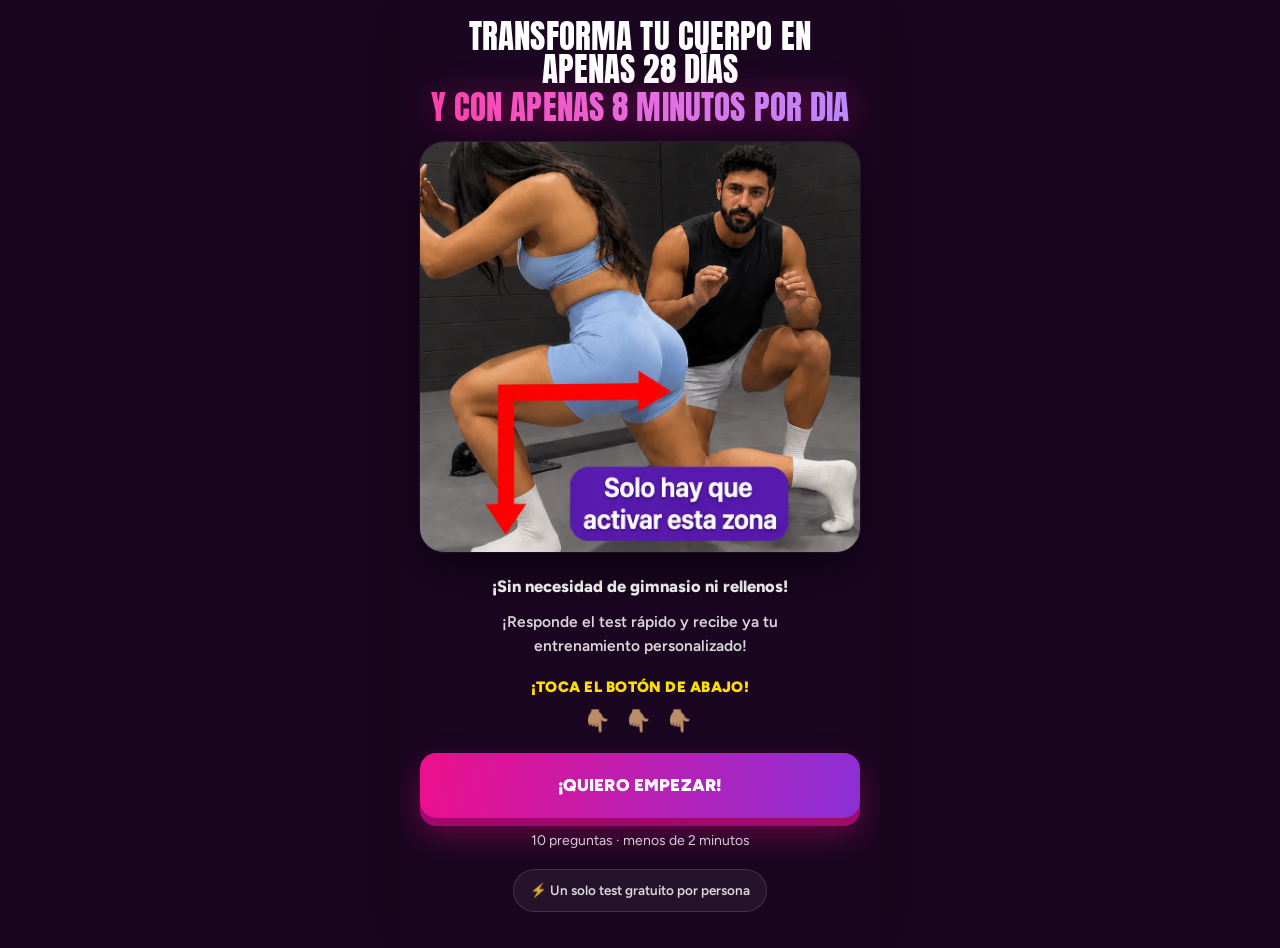
<file: index.html>
<!DOCTYPE html>
<html lang="es">
<head>
<meta charset="UTF-8">
<meta name="viewport" content="width=device-width,initial-scale=1,viewport-fit=cover">
<title>Test rápido · Método Glúteos Brasileños 🇧🇷</title>
<meta name="description" content="Responde el test de 2 minutos y recibe tu plan de glúteos de 28 días — 8 minutos por día, en casa y sin equipo.">
<meta name="theme-color" content="#1A0620">
<meta name="robots" content="noindex">

<meta property="og:title" content="Test rápido · Método Glúteos Brasileños">
<meta property="og:description" content="28 días · 8 minutos por día · en casa y sin equipo.">
<meta property="og:image" content="assets/img/1prequiz.webp">
<meta property="og:type" content="website">

<link rel="preconnect" href="https://fonts.googleapis.com">
<link rel="preconnect" href="https://fonts.gstatic.com" crossorigin>
<link href="https://fonts.googleapis.com/css2?family=Anton&family=Figtree:wght@400;600;700;800;900&display=swap" rel="stylesheet">
<link rel="stylesheet" href="css/style.css">

<!-- ==========================================================
     PIXEL DE META — pega tu ID en PIXEL_ID y descomenta el bloque
     ==========================================================
<script>
!function(f,b,e,v,n,t,s){if(f.fbq)return;n=f.fbq=function(){n.callMethod?
n.callMethod.apply(n,arguments):n.queue.push(arguments)};if(!f._fbq)f._fbq=n;
n.push=n;n.loaded=!0;n.version='2.0';n.queue=[];t=b.createElement(e);t.async=!0;
t.src=v;s=b.getElementsByTagName(e)[0];s.parentNode.insertBefore(t,s)}(window,
document,'script','https://connect.facebook.net/en_US/fbevents.js');
fbq('init','PIXEL_ID'); fbq('track','PageView');
</script>
-->
</head>

<body class="quiz-page">
<main class="shell">

  <!-- ======= ENCABEZADO DEL QUIZ (logo + barra de progreso) ======= -->
  <header class="quiz-head hidden" id="quizHead">
    <div class="quiz-head__row">
      <button class="quiz-back" id="quizBack" type="button" aria-label="Volver a la pregunta anterior">←</button>
      <img class="quiz-head__logo" src="assets/img/logo_acimadoquiz_.webp" alt="Desafío Glúteos Brasileños">
      <span class="quiz-count" id="quizCount">1 / 10</span>
    </div>
    <div class="bar" role="progressbar" aria-label="Progreso del test">
      <div class="bar__fill" id="quizBar"></div>
    </div>
  </header>

  <!-- ================================================================
       PANTALLA 1 · SOLO HEADLINE + BOTÓN
       ================================================================ -->
  <div class="screen is-active" id="preQuiz">
    <section class="prehero">

      <!-- 1 · TITULAR -->
      <div class="prehero__head">
        <h1>
          Transforma tu cuerpo en apenas 28 días
          <em>y con apenas 8 minutos por día</em>
        </h1>
      </div>

      <!-- 2 · FOTO -->
      <div class="prehero__media">
        <img src="assets/img/1prequiz.webp"
             alt="Coach Luca corrigiendo la activación del glúteo de una alumna"
             width="941" height="1672" fetchpriority="high">
      </div>

      <!-- 3 · APOYO + BOTÓN -->
      <div class="prehero__body">
        <p class="prehero__sub">¡Sin necesidad de gimnasio ni rellenos!</p>
        <p class="prehero__sub2">
          ¡Responde el test rápido y recibe ya tu entrenamiento personalizado!
        </p>

        <p class="prehero__kicker">¡Toca el botón de abajo!</p>
        <p class="prehero__arrows" aria-hidden="true">👇🏽 👇🏽 👇🏽</p>

        <button class="btn btn--pulse" type="button" onclick="goCoach()">¡Quiero empezar!</button>
        <span class="btn-note">10 preguntas · menos de 2 minutos</span>

        <p class="prehero__warn">⚡ Un solo test gratuito por persona</p>
      </div>

    </section>
  </div>

  <!-- ================================================================
       PANTALLA 2 · COACH + PRUEBAS
       ================================================================ -->
  <div class="screen" id="coachScreen">

    <section class="coach">
      <div class="coach__head">
        <p class="eyebrow">Tu coach</p>
        <h2 class="display">Quién arma tu plan</h2>
      </div>

      <article class="coach__card">
        <img class="coach__photo" src="assets/img/apresentacaocoach2.webp"
             alt="Coach Luca, especialista en glúteos femeninos" width="800" height="999" loading="lazy">
        <div class="coach__body">

          <div class="coach__title">
            <h3 class="coach__name display">Coach Luca</h3>
            <!-- Sello de verificado -->
            <svg class="verified" viewBox="0 0 24 24" role="img" aria-label="Perfil verificado">
              <defs>
                <linearGradient id="vg" x1="0" y1="0" x2="1" y2="1">
                  <stop offset="0%" stop-color="#EC0F8C"/><stop offset="100%" stop-color="#8B2FD6"/>
                </linearGradient>
              </defs>
              <path fill="url(#vg)" d="M12 1.6l2.6 2.1 3.3-.3.9 3.2 2.9 1.7-1.3 3.1 1.3 3.1-2.9 1.7-.9 3.2-3.3-.3L12 22.4l-2.6-2.1-3.3.3-.9-3.2-2.9-1.7L3.6 12.6 2.3 9.5l2.9-1.7.9-3.2 3.3.3z"/>
              <path fill="#fff" d="M10.7 15.4l-3-3 1.3-1.3 1.7 1.7 4.3-4.3 1.3 1.3z"/>
            </svg>
          </div>

          <p class="coach__role">Especialista en glúteos femeninos</p>
          <p class="coach__bio">
            Educador físico con 12 años de trabajo enfocado en entrenamiento femenino.
            Se especializa en <strong>activación, firmeza y proyección del glúteo sin gimnasio</strong>,
            con rutinas cortas que se sostienen en la rutina real de una mujer.
          </p>

          <div class="coach__stats">
            <div class="stat"><b>12</b><span>Años</span></div>
            <div class="stat"><b>4M+</b><span>Seguidores</span></div>
            <div class="stat"><b>50k+</b><span>Alumnas</span></div>
          </div>
        </div>
      </article>

      <!-- Primer CTA — antes de que tenga que scrollear las pruebas -->
      <div style="margin-top:20px">
        <button class="btn btn--pulse" type="button" onclick="startQuiz()">
          Responder el test →
        </button>
        <span class="btn-note">Gratis · menos de 2 minutos</span>
      </div>
    </section>

    <!-- ======= PRUEBAS EN LOOP INFINITO ======= -->
    <section class="proof">
      <div class="proof__head pad">
        <p class="eyebrow">Resultados reales</p>
        <h2 class="display">Alumnas del método 🍑</h2>
        <p class="stars" aria-label="5 de 5 estrellas">★★★★★</p>
        <p class="proof__meta">Más de 50.000 alumnas en Brasil y el mundo</p>
      </div>

      <!-- La lista va DUPLICADA: es lo que hace el loop sin corte.
           Si cambias una imagen, cámbiala en los dos bloques. -->
      <div class="marquee" aria-label="Resultados de alumnas">
        <div class="marquee__track">
          <!-- bloque 1 -->
          <figure class="marquee__item"><img src="assets/img/prova1.webp" alt="Antes y después de una alumna" loading="lazy"><figcaption class="marquee__tag">Antes · Después</figcaption></figure>
          <figure class="marquee__item"><img src="assets/img/prova2.webp" alt="Antes y después de una alumna" loading="lazy"><figcaption class="marquee__tag">Antes · Después</figcaption></figure>
          <figure class="marquee__item"><img src="assets/img/prova3.webp" alt="Antes y después de una alumna" loading="lazy"><figcaption class="marquee__tag">Antes · Después</figcaption></figure>
          <figure class="marquee__item"><img src="assets/img/prova4.webp" alt="Antes y después de una alumna" loading="lazy"><figcaption class="marquee__tag">Antes · Después</figcaption></figure>
          <figure class="marquee__item"><img src="assets/img/prova5.webp" alt="Antes y después de una alumna" loading="lazy"><figcaption class="marquee__tag">Antes · Después</figcaption></figure>
          <figure class="marquee__item"><img src="assets/img/prova6.webp" alt="Antes y después de una alumna" loading="lazy"><figcaption class="marquee__tag">Antes · Después</figcaption></figure>
          <!-- bloque 2 · copia exacta, oculta a lectores de pantalla -->
          <figure class="marquee__item" aria-hidden="true"><img src="assets/img/prova1.webp" alt="" loading="lazy"><figcaption class="marquee__tag">Antes · Después</figcaption></figure>
          <figure class="marquee__item" aria-hidden="true"><img src="assets/img/prova2.webp" alt="" loading="lazy"><figcaption class="marquee__tag">Antes · Después</figcaption></figure>
          <figure class="marquee__item" aria-hidden="true"><img src="assets/img/prova3.webp" alt="" loading="lazy"><figcaption class="marquee__tag">Antes · Después</figcaption></figure>
          <figure class="marquee__item" aria-hidden="true"><img src="assets/img/prova4.webp" alt="" loading="lazy"><figcaption class="marquee__tag">Antes · Después</figcaption></figure>
          <figure class="marquee__item" aria-hidden="true"><img src="assets/img/prova5.webp" alt="" loading="lazy"><figcaption class="marquee__tag">Antes · Después</figcaption></figure>
          <figure class="marquee__item" aria-hidden="true"><img src="assets/img/prova6.webp" alt="" loading="lazy"><figcaption class="marquee__tag">Antes · Después</figcaption></figure>
        </div>
      </div>

      <p class="disclaimer">
        Fotos de alumnas reales, publicadas con su autorización. Los resultados varían
        según el punto de partida, la constancia y la alimentación de cada persona.
      </p>

      <div class="pad" style="margin-top:24px">
        <button class="btn btn--pulse" type="button" onclick="startQuiz()">
          Responder el test →
        </button>
        <span class="btn-note">Gratis · menos de 2 minutos</span>
      </div>
    </section>
  </div>

  <!-- ================================================================
       PANTALLA 3 · QUIZ (lo dibuja quiz.js)
       ================================================================ -->
  <div class="screen" id="quizScreen">
    <div id="quizMount"></div>
  </div>

</main>

<script src="js/funnel.js"></script>
<script src="js/quiz.js"></script>
</body>
</html>
</file>
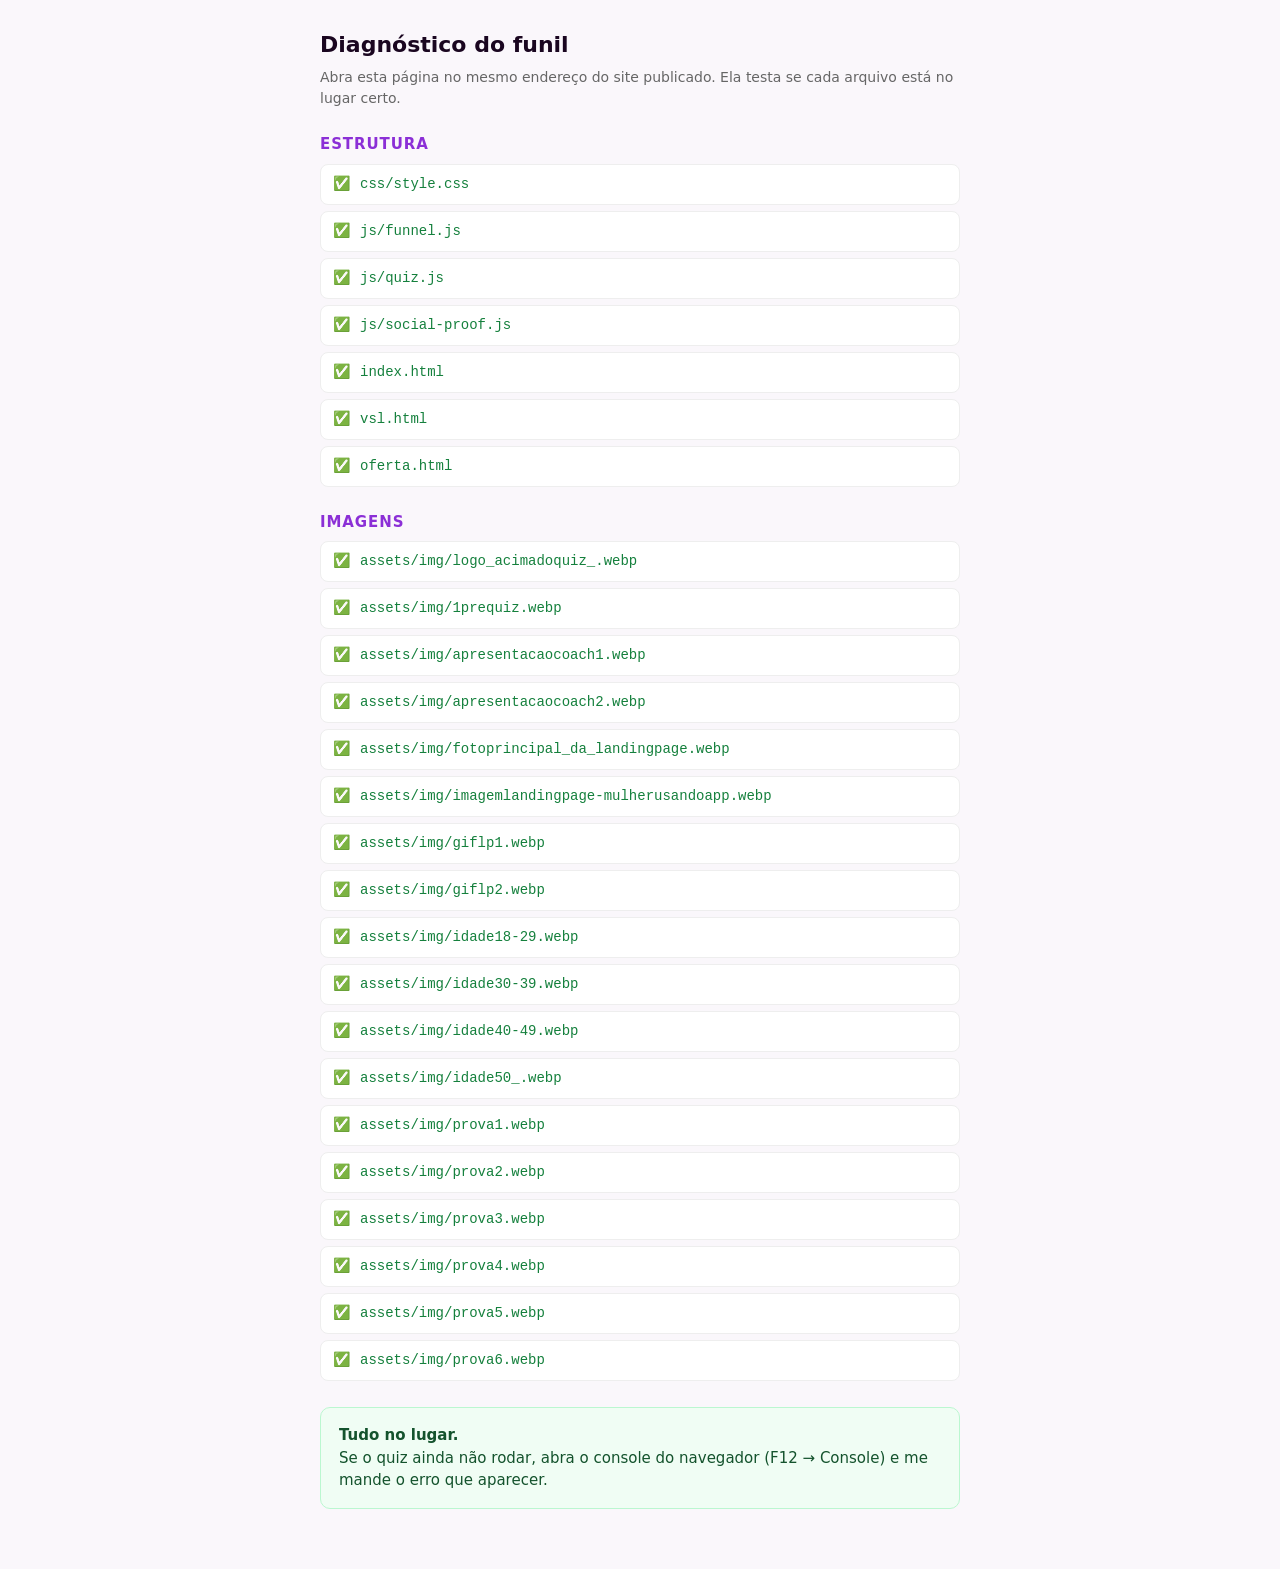
<file: check.html>
<!DOCTYPE html>
<html lang="pt-BR">
<head>
<meta charset="UTF-8">
<meta name="viewport" content="width=device-width,initial-scale=1">
<title>Diagnóstico do funil</title>
<style>
  body{font-family:system-ui,-apple-system,sans-serif;max-width:640px;margin:0 auto;
       padding:28px 18px 60px;background:#faf7fb;color:#1A0620;line-height:1.5}
  h1{font-size:22px;margin:0 0 6px}
  .lead{color:#666;font-size:14px;margin:0 0 22px}
  .row{display:flex;gap:10px;align-items:flex-start;padding:9px 12px;border-radius:8px;
       background:#fff;border:1px solid #eee;margin-bottom:6px;font-size:14px;
       font-family:ui-monospace,SFMono-Regular,Menlo,monospace;word-break:break-all}
  .ok{color:#15803d}.bad{color:#b91c1c;font-weight:700}
  .ico{flex:0 0 auto}
  h2{font-size:15px;margin:24px 0 8px;text-transform:uppercase;letter-spacing:.06em;color:#8B2FD6}
  #verdict{padding:16px 18px;border-radius:10px;margin-top:26px;font-size:15px}
  .good{background:#f0fdf4;border:1px solid #bbf7d0;color:#14532d}
  .fail{background:#fef2f2;border:1px solid #fecaca;color:#7f1d1d}
  code{background:#f3f0f5;padding:2px 5px;border-radius:4px}
</style>
</head>
<body>

<h1>Diagnóstico do funil</h1>
<p class="lead">Abra esta página no mesmo endereço do site publicado. Ela testa se cada arquivo está no lugar certo.</p>

<div id="out"></div>
<div id="verdict"></div>

<script>
var FILES = {
  'Estrutura': ['css/style.css','js/funnel.js','js/quiz.js','js/social-proof.js',
                'index.html','vsl.html','oferta.html'],
  'Imagens':   ['assets/img/logo_acimadoquiz_.webp','assets/img/1prequiz.webp',
                'assets/img/apresentacaocoach1.webp','assets/img/apresentacaocoach2.webp',
                'assets/img/fotoprincipal_da_landingpage.webp',
                'assets/img/imagemlandingpage-mulherusandoapp.webp',
                'assets/img/giflp1.webp','assets/img/giflp2.webp',
                'assets/img/idade18-29.webp','assets/img/idade30-39.webp',
                'assets/img/idade40-49.webp','assets/img/idade50_.webp',
                'assets/img/prova1.webp','assets/img/prova2.webp','assets/img/prova3.webp',
                'assets/img/prova4.webp','assets/img/prova5.webp','assets/img/prova6.webp']
};

var out = document.getElementById('out');
var falhas = [], total = 0, prontos = 0;

Object.keys(FILES).forEach(function(grupo){
  var h = document.createElement('h2'); h.textContent = grupo; out.appendChild(h);
  FILES[grupo].forEach(function(path){
    total++;
    var row = document.createElement('div');
    row.className = 'row';
    row.innerHTML = '<span class="ico">⏳</span><span>' + path + '</span>';
    out.appendChild(row);

    fetch(path, {method:'HEAD', cache:'no-store'}).then(function(r){
      if (r.ok) { row.querySelector('.ico').textContent='✅'; row.classList.add('ok'); }
      else throw 0;
    }).catch(function(){
      row.querySelector('.ico').textContent='❌';
      row.querySelector('.ico').className='ico bad';
      falhas.push(path);
    }).finally(function(){
      prontos++;
      if (prontos === total) veredito();
    });
  });
});

function veredito(){
  var v = document.getElementById('verdict');
  if (!falhas.length){
    v.className='good';
    v.innerHTML='<b>Tudo no lugar.</b><br>Se o quiz ainda não rodar, abra o console do navegador (F12 → Console) e me mande o erro que aparecer.';
  } else {
    v.className='fail';
    v.innerHTML='<b>'+falhas.length+' arquivo(s) faltando ou com nome errado.</b><br><br>'+
      falhas.map(function(f){return '<code>'+f+'</code>';}).join('<br>')+
      '<br><br>Confira se as pastas <code>css/</code>, <code>js/</code> e <code>assets/img/</code> existem no repositório com esses nomes exatos. O GitHub Pages diferencia maiúscula de minúscula.';
  }
}
</script>
</body>
</html>
</file>
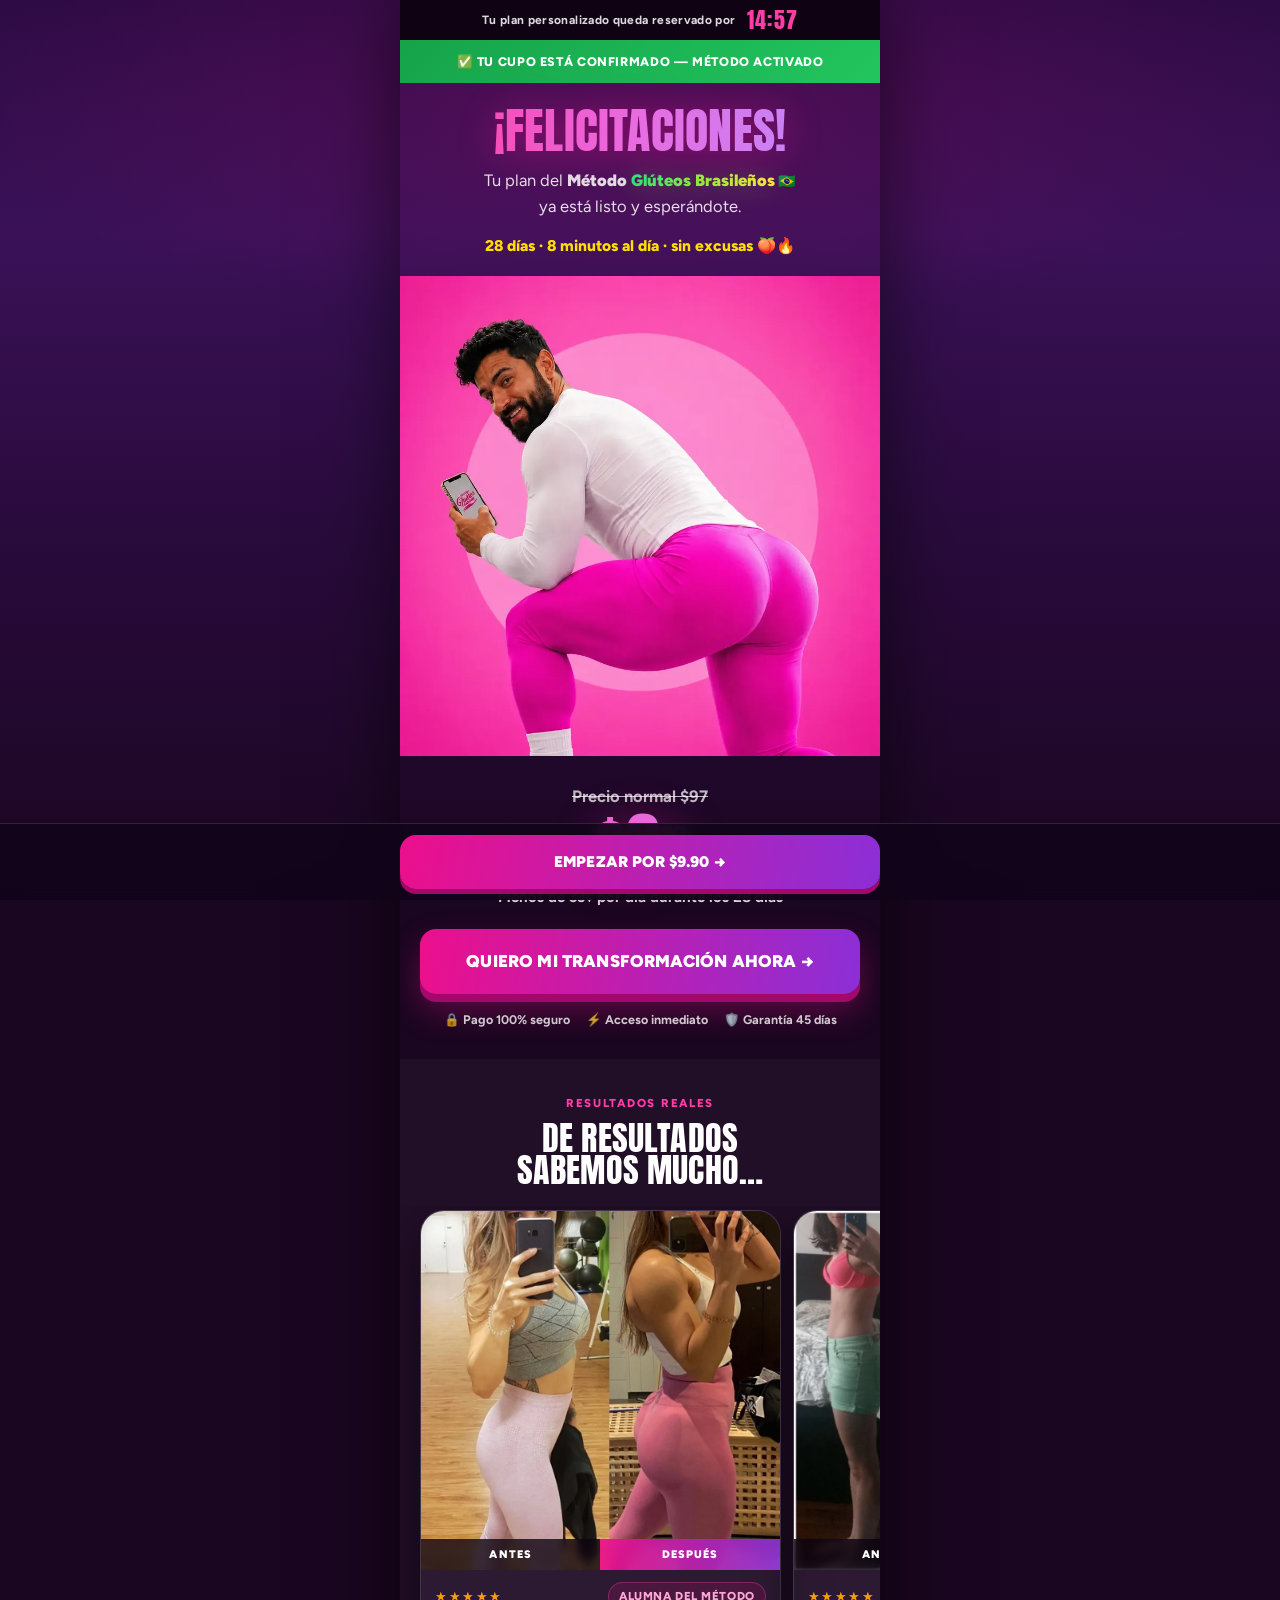
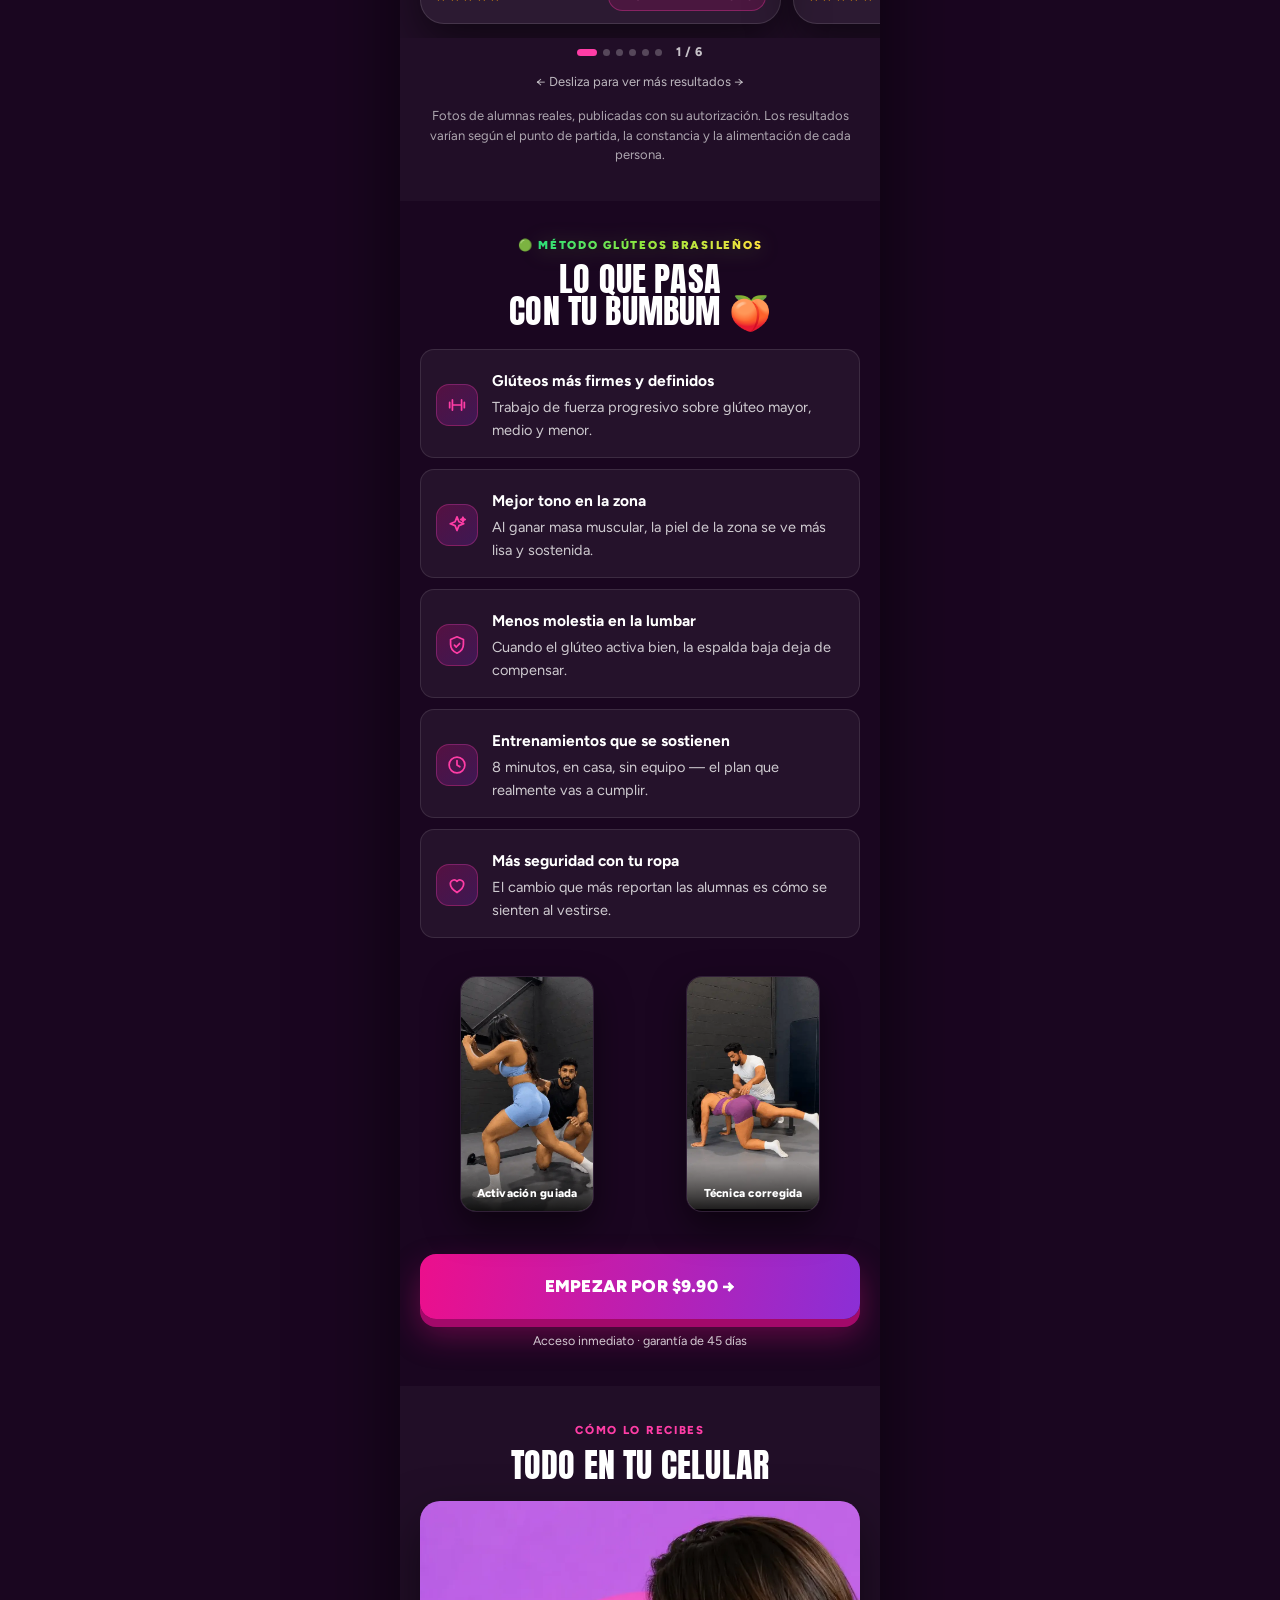
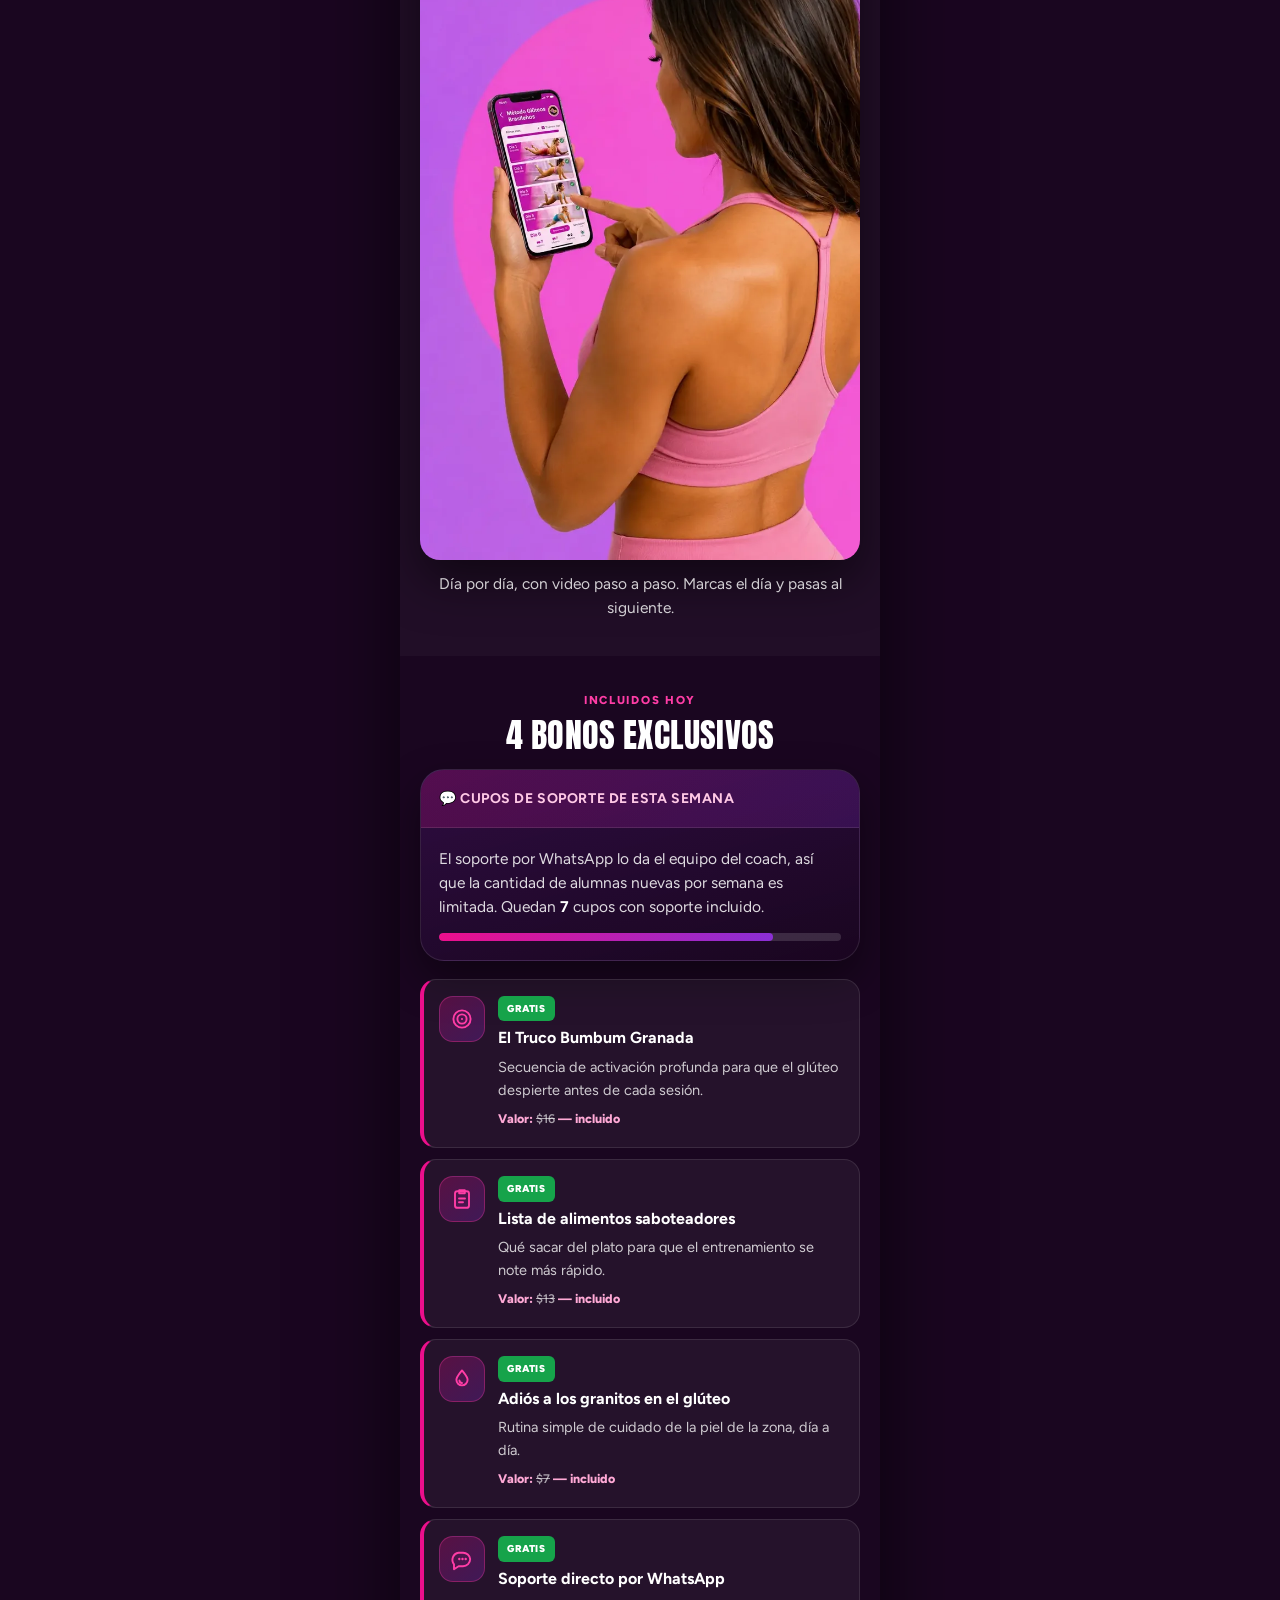
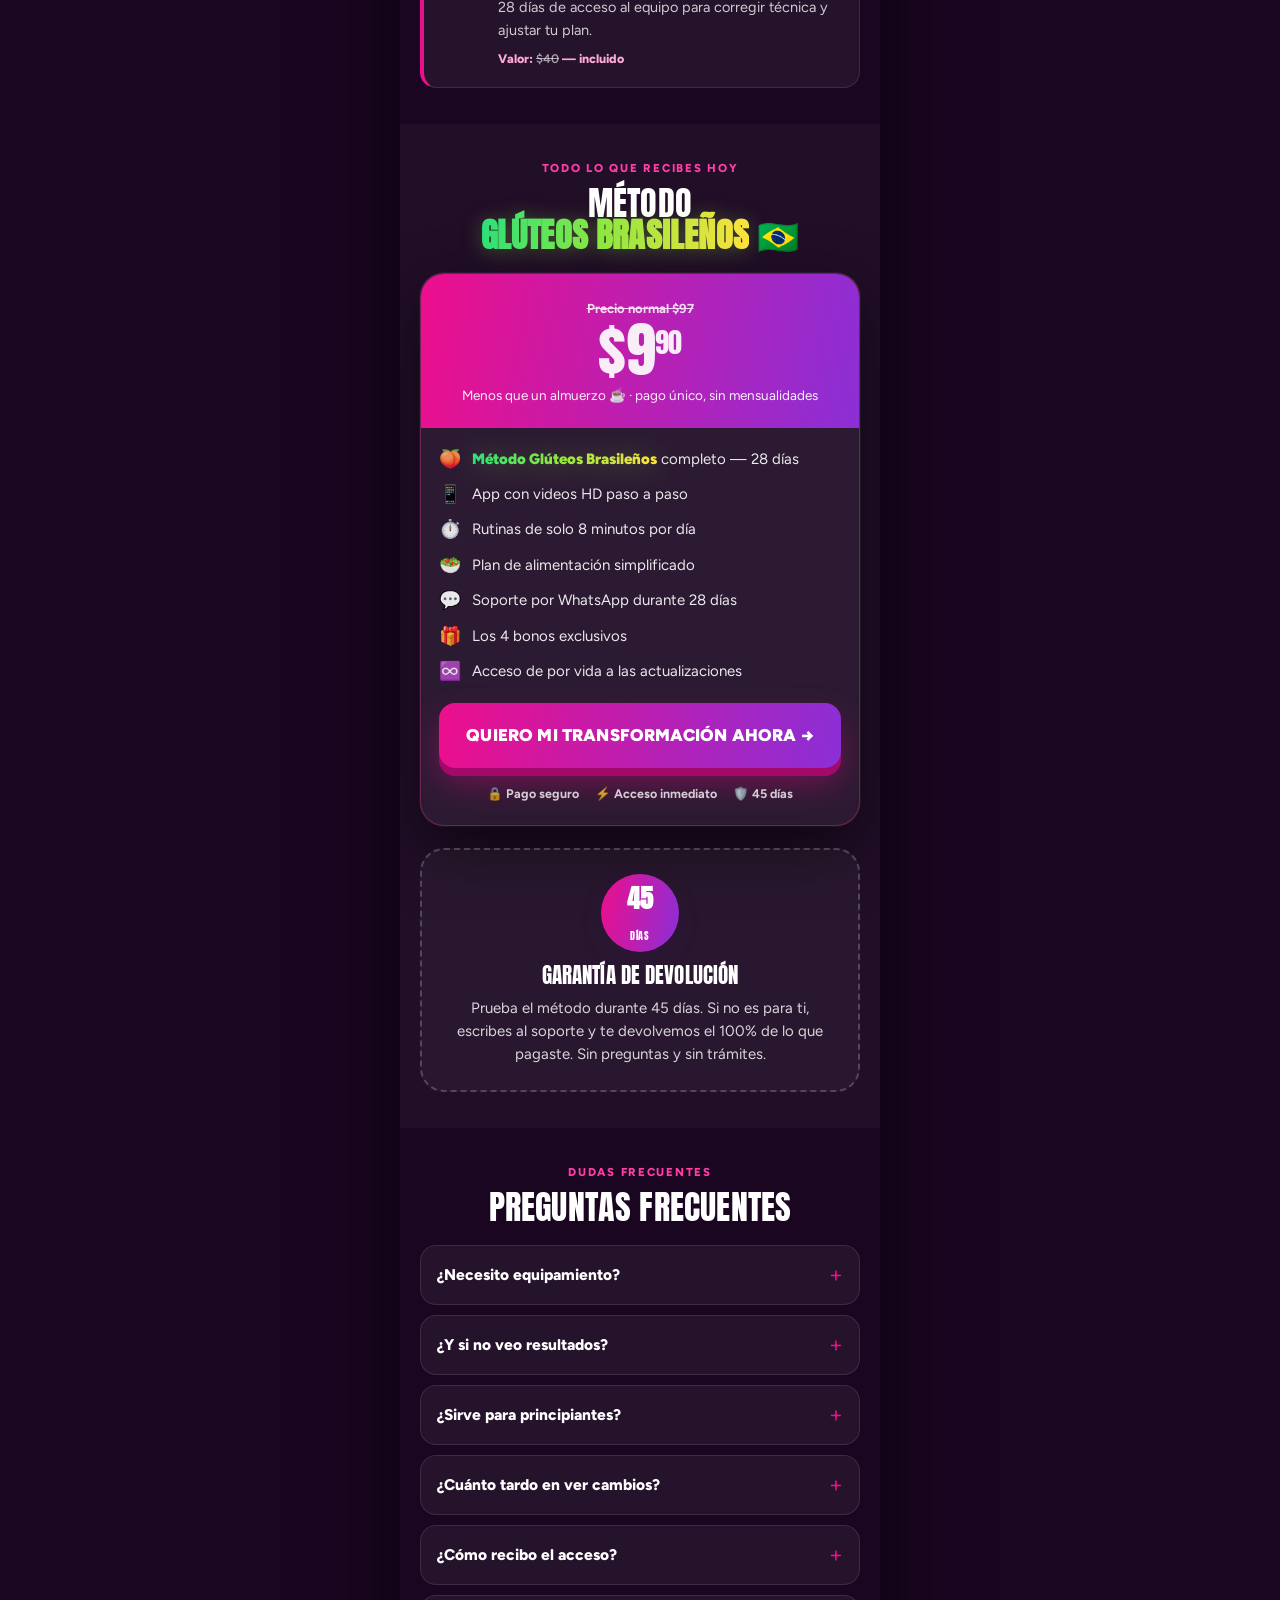
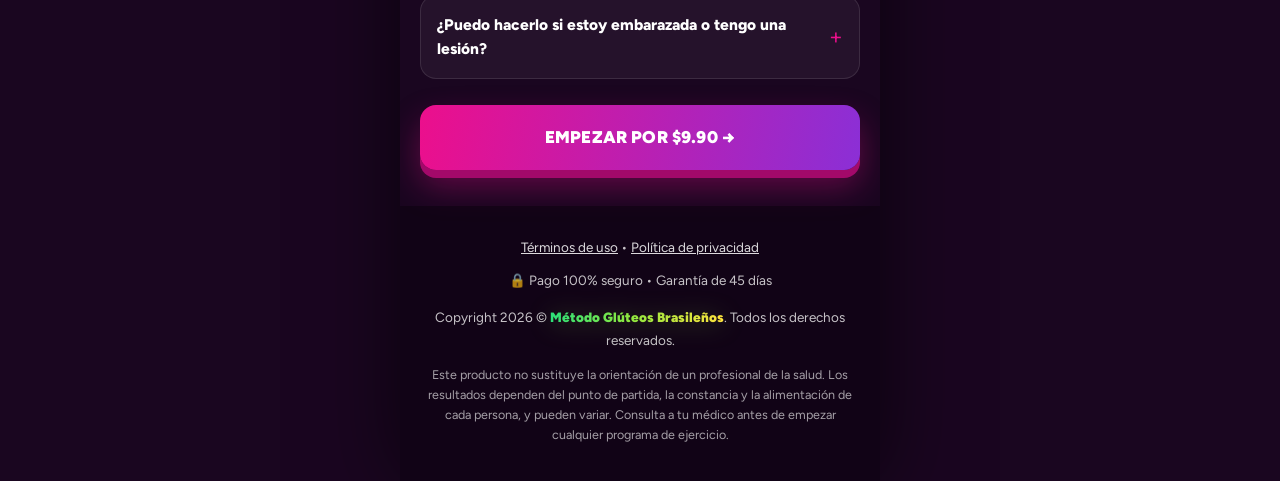
<file: oferta.html>
<!DOCTYPE html>
<html lang="es">
<head>
<meta charset="UTF-8">
<meta name="viewport" content="width=device-width,initial-scale=1,viewport-fit=cover">
<title>Método Glúteos Brasileños 🇧🇷 · Tu plan de 28 días</title>
<meta name="description" content="28 días, 8 minutos por día, en casa y sin equipo. Acceso completo, 4 bonos y garantía de 45 días.">
<meta name="theme-color" content="#2E0B44">

<link rel="preconnect" href="https://fonts.googleapis.com">
<link rel="preconnect" href="https://fonts.gstatic.com" crossorigin>
<link href="https://fonts.googleapis.com/css2?family=Anton&family=Figtree:wght@400;600;700;800;900&display=swap" rel="stylesheet">
<link rel="stylesheet" href="css/style.css">
</head>

<body class="offer">
<!-- Sprite de iconos — SVG en lugar de emoji: los emoji cambian de forma
     entre Android, iPhone y navegador, y algunos ni se dibujan. -->
<svg class="sprite" aria-hidden="true" focusable="false"><defs>
  <symbol id="i-dumbbell" viewBox="0 0 24 24"><path d="M4 9v6M7 6.5v11M17 6.5v11M20 9v6M7 12h10"/></symbol>
  <symbol id="i-sparkle" viewBox="0 0 24 24"><path d="M12 3.2l2.1 5.3 5.3 2.1-5.3 2.1L12 18l-2.1-5.3L4.6 10.6l5.3-2.1z"/><path d="M18.5 3.5l.7 1.8 1.8.7-1.8.7-.7 1.8-.7-1.8-1.8-.7 1.8-.7z"/></symbol>
  <symbol id="i-shield" viewBox="0 0 24 24"><path d="M12 3l7 3v5.2c0 4.3-2.9 8.1-7 9.8-4.1-1.7-7-5.5-7-9.8V6z"/><path d="M9.2 12.2l2 2 3.6-3.8"/></symbol>
  <symbol id="i-clock" viewBox="0 0 24 24"><circle cx="12" cy="12" r="8.6"/><path d="M12 7.2V12l3.1 2"/></symbol>
  <symbol id="i-heart" viewBox="0 0 24 24"><path d="M12 20.2s-7.3-4.5-7.3-9.5A4.1 4.1 0 0112 8.1a4.1 4.1 0 017.3 2.6c0 5-7.3 9.5-7.3 9.5z"/></symbol>
  <symbol id="i-target" viewBox="0 0 24 24"><circle cx="12" cy="12" r="8.6"/><circle cx="12" cy="12" r="4.6"/><circle cx="12" cy="12" r="1.1" fill="currentColor" stroke="none"/></symbol>
  <symbol id="i-list" viewBox="0 0 24 24"><rect x="5" y="4.2" width="14" height="16.6" rx="2.4"/><path d="M9.2 3.2h5.6v3H9.2z"/><path d="M9 11.5h6M9 15.3h4"/></symbol>
  <symbol id="i-drop" viewBox="0 0 24 24"><path d="M12 3.4c3 3.7 5.6 6.5 5.6 9.4A5.6 5.6 0 016.4 12.8c0-2.9 2.6-5.7 5.6-9.4z"/><path d="M9.4 13.4a2.7 2.7 0 002.6 2.6"/></symbol>
  <symbol id="i-chat" viewBox="0 0 24 24"><path d="M20.2 12.1a7.2 7.2 0 01-7.2 7.2H8.6L4 22.2v-4.9a7.2 7.2 0 014.6-11.6h4.4a7.2 7.2 0 017.2 6.4z"/><path d="M9.3 12h.01M12.5 12h.01M15.7 12h.01" stroke-width="2.4"/></symbol>
</defs></svg>

<main class="shell">

  <!-- ======= CUENTA REGRESIVA ======= -->
  <div class="timerbar" id="timerBar">
    <span class="timerbar__label" id="timerLabel">Tu plan personalizado queda reservado por</span>
    <span class="timerbar__clock" id="timerClock">15:00</span>
  </div>

  <p class="ok-strip">✅ Tu cupo está confirmado — método activado</p>

  <!-- ======= HERO ======= -->
  <header class="offer-hero">
    <div class="offer-hero__inner">
      <h1 class="display">¡Felicitaciones!</h1>
      <p class="offer-hero__sub">
        Tu plan del <span class="method">Método <span class="br-word on-dark">Glúteos Brasileños</span><span class="method__flag">🇧🇷</span></span><br>ya está listo y esperándote.
      </p>
      <p class="offer-hero__meta">28 días · 8 minutos al día · sin excusas 🍑🔥</p>
    </div>

    <img class="offer-hero__img" src="assets/img/fotoprincipal_da_landingpage.webp"
         alt="Coach Luca con la app del método" width="900" height="900" fetchpriority="high">
  </header>

  <!-- ======= PRECIO · CTA 1 ======= -->
  <section class="price">
    <p class="price__old">Precio normal $97</p>
    <p class="price__now display">$<sup></sup>9<sup>90</sup></p>
    <p class="price__per">Menos de 33¢ por día durante los 28 días</p>

    <a class="btn btn--pulse" href="#checkout" data-keep-utm data-cta="hero">
      Quiero mi transformación ahora →
    </a>

    <div class="trust">
      <span>🔒 Pago 100% seguro</span>
      <span>⚡ Acceso inmediato</span>
      <span>🛡️ Garantía 45 días</span>
    </div>
  </section>

  <!-- ======= PRUEBAS ======= -->
  <section class="sec sec--tint">
    <p class="sec__eyebrow">Resultados reales</p>
    <h2 class="sec__title display">De resultados<br>sabemos mucho…</h2>

    <div class="proofs">
      <div class="proofs__rail" id="proofRail">
        <article class="proofs__card">
          <div class="proofs__img">
            <img src="assets/img/prova1.webp" alt="Antes y después de una alumna del método" loading="lazy">
            <div class="proofs__ba"><span>Antes</span><span>Después</span></div>
          </div>
          <div class="proofs__foot">
            <span class="proofs__stars" aria-label="5 de 5">★★★★★</span>
            <span class="proofs__days">Alumna del método</span>
          </div>
        </article>

        <article class="proofs__card">
          <div class="proofs__img">
            <img src="assets/img/prova2.webp" alt="Antes y después de una alumna del método" loading="lazy">
            <div class="proofs__ba"><span>Antes</span><span>Después</span></div>
          </div>
          <div class="proofs__foot">
            <span class="proofs__stars" aria-label="5 de 5">★★★★★</span>
            <span class="proofs__days">Alumna del método</span>
          </div>
        </article>

        <article class="proofs__card">
          <div class="proofs__img">
            <img src="assets/img/prova3.webp" alt="Antes y después de una alumna del método" loading="lazy">
            <div class="proofs__ba"><span>Antes</span><span>Después</span></div>
          </div>
          <div class="proofs__foot">
            <span class="proofs__stars" aria-label="5 de 5">★★★★★</span>
            <span class="proofs__days">Alumna del método</span>
          </div>
        </article>

        <article class="proofs__card">
          <div class="proofs__img">
            <img src="assets/img/prova4.webp" alt="Antes y después de una alumna del método" loading="lazy">
            <div class="proofs__ba"><span>Antes</span><span>Después</span></div>
          </div>
          <div class="proofs__foot">
            <span class="proofs__stars" aria-label="5 de 5">★★★★★</span>
            <span class="proofs__days">Alumna del método</span>
          </div>
        </article>

        <article class="proofs__card">
          <div class="proofs__img">
            <img src="assets/img/prova5.webp" alt="Antes y después de una alumna del método" loading="lazy">
            <div class="proofs__ba"><span>Antes</span><span>Después</span></div>
          </div>
          <div class="proofs__foot">
            <span class="proofs__stars" aria-label="5 de 5">★★★★★</span>
            <span class="proofs__days">Alumna del método</span>
          </div>
        </article>

        <article class="proofs__card">
          <div class="proofs__img">
            <img src="assets/img/prova6.webp" alt="Antes y después de una alumna del método" loading="lazy">
            <div class="proofs__ba"><span>Antes</span><span>Después</span></div>
          </div>
          <div class="proofs__foot">
            <span class="proofs__stars" aria-label="5 de 5">★★★★★</span>
            <span class="proofs__days">Alumna del método</span>
          </div>
        </article>
      </div>

      <div class="proofs__nav">
        <div class="proofs__dots" id="proofDots" aria-hidden="true"></div>
        <span class="proofs__count" id="proofCount">1 / 6</span>
      </div>
      <p class="proofs__hint">← Desliza para ver más resultados →</p>
    </div>

    <p class="disclaimer">
      Fotos de alumnas reales, publicadas con su autorización. Los resultados varían
      según el punto de partida, la constancia y la alimentación de cada persona.
    </p>
  </section>

  <!-- ======= QUÉ CAMBIA ======= -->
  <section class="sec">
    <p class="sec__eyebrow">🟢 <span class="br-word">Método Glúteos Brasileños</span></p>
    <h2 class="sec__title display">Lo que pasa<br>con tu bumbum 🍑</h2>

    <div class="benefits">
      <div class="benefit">
        <span class="benefit__ico" aria-hidden="true"><svg class="ico"><use href="#i-dumbbell"/></svg></span>
        <span><b>Glúteos más firmes y definidos</b>
        <span>Trabajo de fuerza progresivo sobre glúteo mayor, medio y menor.</span></span>
      </div>
      <div class="benefit">
        <span class="benefit__ico" aria-hidden="true"><svg class="ico"><use href="#i-sparkle"/></svg></span>
        <span><b>Mejor tono en la zona</b>
        <span>Al ganar masa muscular, la piel de la zona se ve más lisa y sostenida.</span></span>
      </div>
      <div class="benefit">
        <span class="benefit__ico" aria-hidden="true"><svg class="ico"><use href="#i-shield"/></svg></span>
        <span><b>Menos molestia en la lumbar</b>
        <span>Cuando el glúteo activa bien, la espalda baja deja de compensar.</span></span>
      </div>
      <div class="benefit">
        <span class="benefit__ico" aria-hidden="true"><svg class="ico"><use href="#i-clock"/></svg></span>
        <span><b>Entrenamientos que se sostienen</b>
        <span>8 minutos, en casa, sin equipo — el plan que realmente vas a cumplir.</span></span>
      </div>
      <div class="benefit">
        <span class="benefit__ico" aria-hidden="true"><svg class="ico"><use href="#i-heart"/></svg></span>
        <span><b>Más seguridad con tu ropa</b>
        <span>El cambio que más reportan las alumnas es cómo se sienten al vestirse.</span></span>
      </div>
    </div>

    <div class="gifs">
      <figure class="gif">
        <img src="assets/img/giflp1.webp" alt="Ejercicio de activación glútea guiado por el coach" loading="lazy">
        <figcaption>Activación guiada</figcaption>
      </figure>
      <figure class="gif">
        <img src="assets/img/giflp2.webp" alt="Corrección de técnica en el ejercicio" loading="lazy">
        <figcaption>Técnica corregida</figcaption>
      </figure>
    </div>

    <!-- ======= CTA 2 ======= -->
    <div style="margin-top:26px">
      <a class="btn btn--pulse" href="#checkout" data-keep-utm data-cta="beneficios">
        Empezar por $9.90 →
      </a>
      <span class="btn-note" style="color:rgba(255,255,255,.78)">
        Acceso inmediato · garantía de 45 días
      </span>
    </div>
  </section>

  <!-- ======= LA APP ======= -->
  <section class="sec sec--tint">
    <p class="sec__eyebrow">Cómo lo recibes</p>
    <h2 class="sec__title display">Todo en tu celular</h2>
    <img src="assets/img/imagemlandingpage-mulherusandoapp.webp"
         alt="Alumna siguiendo el plan en la app" loading="lazy"
         style="margin-top:20px;border-radius:20px;box-shadow:0 20px 48px rgba(0,0,0,.5)">
    <p class="sec__lead">Día por día, con video paso a paso. Marcas el día y pasas al siguiente.</p>
  </section>

  <!-- ======= BONOS ======= -->
  <section class="sec">
    <p class="sec__eyebrow">Incluidos hoy</p>
    <h2 class="sec__title display">4 bonos exclusivos</h2>

    <!-- ================================================================
         ESCASEZ REAL
         El soporte por WhatsApp sí tiene un límite verdadero: es el
         tiempo de tu equipo. Pon en SUPPORT_SLOTS cuántas alumnas
         nuevas puedes atender esta semana de verdad, y actualízalo.
         ================================================================ -->
    <div class="note" style="margin-top:18px">
      <div class="note__top">
        <b style="color:#FFC9E6">💬 Cupos de soporte de esta semana</b>
      </div>
      <div class="note__body">
        <p style="margin-top:0">
          El soporte por WhatsApp lo da el equipo del coach, así que la cantidad
          de alumnas nuevas por semana es limitada. Quedan
          <strong id="slotsLeft">—</strong> cupos con soporte incluido.
        </p>
        <div class="bar" style="margin-top:14px"><div class="bar__fill" id="slotsBar"></div></div>
      </div>
    </div>

    <div style="margin-top:18px">
      <div class="bonus">
        <span class="bonus__ico" aria-hidden="true"><svg class="ico"><use href="#i-target"/></svg></span>
        <span><span class="bonus__head"><span class="bonus__free">Gratis</span></span><b>El Truco Bumbum Granada</b>
        <p>Secuencia de activación profunda para que el glúteo despierte antes de cada sesión.</p>
        <span class="bonus__val">Valor: <s>$16</s> — incluido</span></span>
      </div>
      <div class="bonus">
        <span class="bonus__ico" aria-hidden="true"><svg class="ico"><use href="#i-list"/></svg></span>
        <span><span class="bonus__head"><span class="bonus__free">Gratis</span></span><b>Lista de alimentos saboteadores</b>
        <p>Qué sacar del plato para que el entrenamiento se note más rápido.</p>
        <span class="bonus__val">Valor: <s>$13</s> — incluido</span></span>
      </div>
      <div class="bonus">
        <span class="bonus__ico" aria-hidden="true"><svg class="ico"><use href="#i-drop"/></svg></span>
        <span><span class="bonus__head"><span class="bonus__free">Gratis</span></span><b>Adiós a los granitos en el glúteo</b>
        <p>Rutina simple de cuidado de la piel de la zona, día a día.</p>
        <span class="bonus__val">Valor: <s>$7</s> — incluido</span></span>
      </div>
      <div class="bonus">
        <span class="bonus__ico" aria-hidden="true"><svg class="ico"><use href="#i-chat"/></svg></span>
        <span><span class="bonus__head"><span class="bonus__free">Gratis</span></span><b>Soporte directo por WhatsApp</b>
        <p>28 días de acceso al equipo para corregir técnica y ajustar tu plan.</p>
        <span class="bonus__val">Valor: <s>$40</s> — incluido</span></span>
      </div>
    </div>
  </section>

  <!-- ======= OFERTA FINAL · CTA 3 ======= -->
  <section class="sec sec--tint">
    <p class="sec__eyebrow">Todo lo que recibes hoy</p>
    <h2 class="sec__title display">Método<br><span class="br-word">Glúteos Brasileños</span> 🇧🇷</h2>

    <div class="getbox">
      <div class="getbox__top">
        <small>Precio normal $97</small>
        <p class="price__now display" style="font-size:60px">$<sup></sup>9<sup>90</sup></p>
        <p>Menos que un almuerzo ☕ · pago único, sin mensualidades</p>
      </div>

      <div class="getbox__list">
        <p class="getbox__item"><i aria-hidden="true">🍑</i><span><span class="method"><span class="br-word on-dark">Método Glúteos Brasileños</span></span> completo — 28 días</span></p>
        <p class="getbox__item"><i aria-hidden="true">📱</i><span>App con videos HD paso a paso</span></p>
        <p class="getbox__item"><i aria-hidden="true">⏱️</i><span>Rutinas de solo 8 minutos por día</span></p>
        <p class="getbox__item"><i aria-hidden="true">🥗</i><span>Plan de alimentación simplificado</span></p>
        <p class="getbox__item"><i aria-hidden="true">💬</i><span>Soporte por WhatsApp durante 28 días</span></p>
        <p class="getbox__item"><i aria-hidden="true">🎁</i><span>Los 4 bonos exclusivos</span></p>
        <p class="getbox__item"><i aria-hidden="true">♾️</i><span>Acceso de por vida a las actualizaciones</span></p>
      </div>

      <div class="getbox__foot">
        <a class="btn btn--pulse" href="#checkout" data-keep-utm data-cta="final">
          Quiero mi transformación ahora →
        </a>
        <div class="trust">
          <span>🔒 Pago seguro</span><span>⚡ Acceso inmediato</span><span>🛡️ 45 días</span>
        </div>
      </div>
    </div>

    <!-- ======= GARANTÍA ======= -->
    <div class="guarantee">
      <div class="guarantee__seal"><b>45</b><span>DÍAS</span></div>
      <h3 class="display">Garantía de devolución</h3>
      <p>
        Prueba el método durante 45 días. Si no es para ti, escribes al soporte
        y te devolvemos el 100% de lo que pagaste. Sin preguntas y sin trámites.
      </p>
    </div>
  </section>

  <!-- ======= FAQ ======= -->
  <section class="sec">
    <p class="sec__eyebrow">Dudas frecuentes</p>
    <h2 class="sec__title display">Preguntas frecuentes</h2>

    <div class="faq">
      <details>
        <summary>¿Necesito equipamiento?</summary>
        <p class="faq__a">No. El método usa solo el peso de tu cuerpo y puedes hacerlo en casa en 8 minutos por día. Si tienes bandas elásticas, hay variantes para sumarlos, pero no son obligatorios.</p>
      </details>
      <details>
        <summary>¿Y si no veo resultados?</summary>
        <p class="faq__a">Tienes 45 días de garantía. Si no estás conforme, pides el reembolso por el soporte y te devolvemos el 100%, sin preguntas.</p>
      </details>
      <details>
        <summary>¿Sirve para principiantes?</summary>
        <p class="faq__a">Sí. Cada ejercicio tiene su video paso a paso y su versión más simple. Si nunca entrenaste glúteos, el plan empieza justo desde ahí.</p>
      </details>
      <details>
        <summary>¿Cuánto tardo en ver cambios?</summary>
        <p class="faq__a">La mayoría de las alumnas nota la activación en la primera semana y cambios visibles entre la tercera y la cuarta. Depende de tu punto de partida, tu constancia y tu alimentación.</p>
      </details>
      <details>
        <summary>¿Cómo recibo el acceso?</summary>
        <p class="faq__a">Apenas se confirma el pago te llega un email con tus datos de acceso. Si no lo ves, revisa spam o escríbenos al soporte.</p>
      </details>
      <details>
        <summary>¿Puedo hacerlo si estoy embarazada o tengo una lesión?</summary>
        <p class="faq__a">Consulta primero con tu médico. El método es entrenamiento de fuerza y hay situaciones que necesitan indicación profesional antes de empezar.</p>
      </details>
    </div>

    <!-- ======= CTA 4 ======= -->
    <div style="margin-top:26px">
      <a class="btn btn--pulse" href="#checkout" data-keep-utm data-cta="faq">
        Empezar por $9.90 →
      </a>
    </div>
  </section>

  <!-- ======= FOOTER ======= -->
  <footer class="foot">
    <p><a href="terminos.html">Términos de uso</a> • <a href="privacidad.html">Política de privacidad</a></p>
    <p style="margin-top:10px">🔒 Pago 100% seguro • Garantía de 45 días</p>
    <p style="margin-top:14px">Copyright 2026 © <span class="br-word on-dark">Método Glúteos Brasileños</span>. Todos los derechos reservados.</p>
    <p class="foot__legal">
      Este producto no sustituye la orientación de un profesional de la salud.
      Los resultados dependen del punto de partida, la constancia y la alimentación
      de cada persona, y pueden variar. Consulta a tu médico antes de empezar
      cualquier programa de ejercicio.
    </p>
  </footer>
</main>

<!-- ======= CTA FIJA ======= -->
<div class="stickycta" id="stickyCta">
  <div class="stickycta__in">
    <a class="btn" href="#checkout" data-keep-utm data-cta="sticky">
      Empezar por $9.90 →
    </a>
  </div>
</div>

<script src="js/funnel.js"></script>
<script src="js/social-proof.js"></script>
<script>
(function () {
  'use strict';

  /* ================================================================
     1) CHECKOUT — reemplaza por tu link de Hotmart.
     Los UTM se agregan solos desde sessionStorage.
     ================================================================ */
  var CHECKOUT = 'https://pay.hotmart.com/A107270698P';


  /* ================================================================
     2) CUENTA REGRESIVA — reserva real de 15 min desde que llega.
     No se reinicia al recargar. Para fecha fija de cierre de campaña,
     pon el ISO en DEADLINE_ISO y borra RESERVE_MINUTES.
     ================================================================ */
  var RESERVE_MINUTES = 15;
  var DEADLINE_ISO    = null;   // ej: '2026-08-31T23:59:00-05:00'

  /* ================================================================
     3) CUPOS DE SOPORTE — pon el número real de tu equipo.
     ================================================================ */
  var SUPPORT_SLOTS = { total: 40, taken: 33 };

  /* ---------------------------------------------------------------- */

  /* ViewContent al cargar. El InitiateCheckout va SOLO en el clic,
     nunca al abrir la página: si no, el evento se infla y pierdes la
     lectura real del embudo en el Pixel. */
  Funnel.track('ViewContent', { content_name: 'oferta', value: 9.9, currency: 'USD' });

  document.querySelectorAll('a[href="#checkout"]').forEach(function (a) {
    a.href = Funnel.withUTM(CHECKOUT);
    a.addEventListener('click', function () {
      Funnel.track('InitiateCheckout', {
        content_name: 'metodo_gluteos_brasilenos',
        value: 9.9, currency: 'USD',
        cta: a.getAttribute('data-cta')
      });
    });
  });

  /* --- cuenta regresiva --- */
  var clock = document.getElementById('timerClock');
  var label = document.getElementById('timerLabel');
  var bar   = document.getElementById('timerBar');

  function ended() {
    bar.classList.add('timerbar--out');
    label.textContent = 'Tu reserva expiró — el precio puede cambiar';
  }

  if (DEADLINE_ISO) {
    Funnel.countdown(clock, DEADLINE_ISO, ended);
  } else {
    var key = 'gb_reserve_until';
    var until = Number(sessionStorage.getItem(key));
    if (!until || isNaN(until)) {
      until = Date.now() + RESERVE_MINUTES * 60000;
      sessionStorage.setItem(key, String(until));
    }
    Funnel.countdown(clock, new Date(until).toISOString(), ended);
  }

  /* --- cupos de soporte --- */
  var left = Math.max(0, SUPPORT_SLOTS.total - SUPPORT_SLOTS.taken);
  var pct  = Math.round(SUPPORT_SLOTS.taken / SUPPORT_SLOTS.total * 100);
  document.getElementById('slotsLeft').textContent = left;
  requestAnimationFrame(function () {
    document.getElementById('slotsBar').style.width = pct + '%';
  });

  /* --- carrusel de pruebas: puntos + contador --- */
  var rail  = document.getElementById('proofRail');
  var dots  = document.getElementById('proofDots');
  var count = document.getElementById('proofCount');
  if (rail) {
    var cards = rail.children;
    for (var i = 0; i < cards.length; i++) {
      var d = document.createElement('span');
      d.className = 'proofs__dot' + (i === 0 ? ' is-on' : '');
      dots.appendChild(d);
    }
    var last = 0;
    rail.addEventListener('scroll', function () {
      var idx = Math.round(rail.scrollLeft / (rail.scrollWidth / cards.length));
      idx = Math.max(0, Math.min(cards.length - 1, idx));
      if (idx === last) return;
      last = idx;
      count.textContent = (idx + 1) + ' / ' + cards.length;
      for (var j = 0; j < dots.children.length; j++) {
        dots.children[j].classList.toggle('is-on', j === idx);
      }
    }, { passive: true });
  }

  /* --- CTA fija --- */
  var sticky = document.getElementById('stickyCta');
  var anchor = document.querySelector('.price .btn');
  if ('IntersectionObserver' in window && anchor) {
    new IntersectionObserver(function (e) {
      sticky.classList.toggle('is-on', !e[0].isIntersecting && e[0].boundingClientRect.top < 0);
    }, { threshold: 0 }).observe(anchor);
  }

  /* --- profundidad de scroll --- */
  var marks = [25, 50, 75, 100], hit = {};
  window.addEventListener('scroll', function () {
    var p = Math.round(window.scrollY / (document.body.scrollHeight - innerHeight) * 100);
    marks.forEach(function (m) {
      if (p >= m && !hit[m]) { hit[m] = 1; Funnel.track('ScrollDepth', { percent: m }); }
    });
  }, { passive: true });
})();
</script>
</body>
</html>
</file>
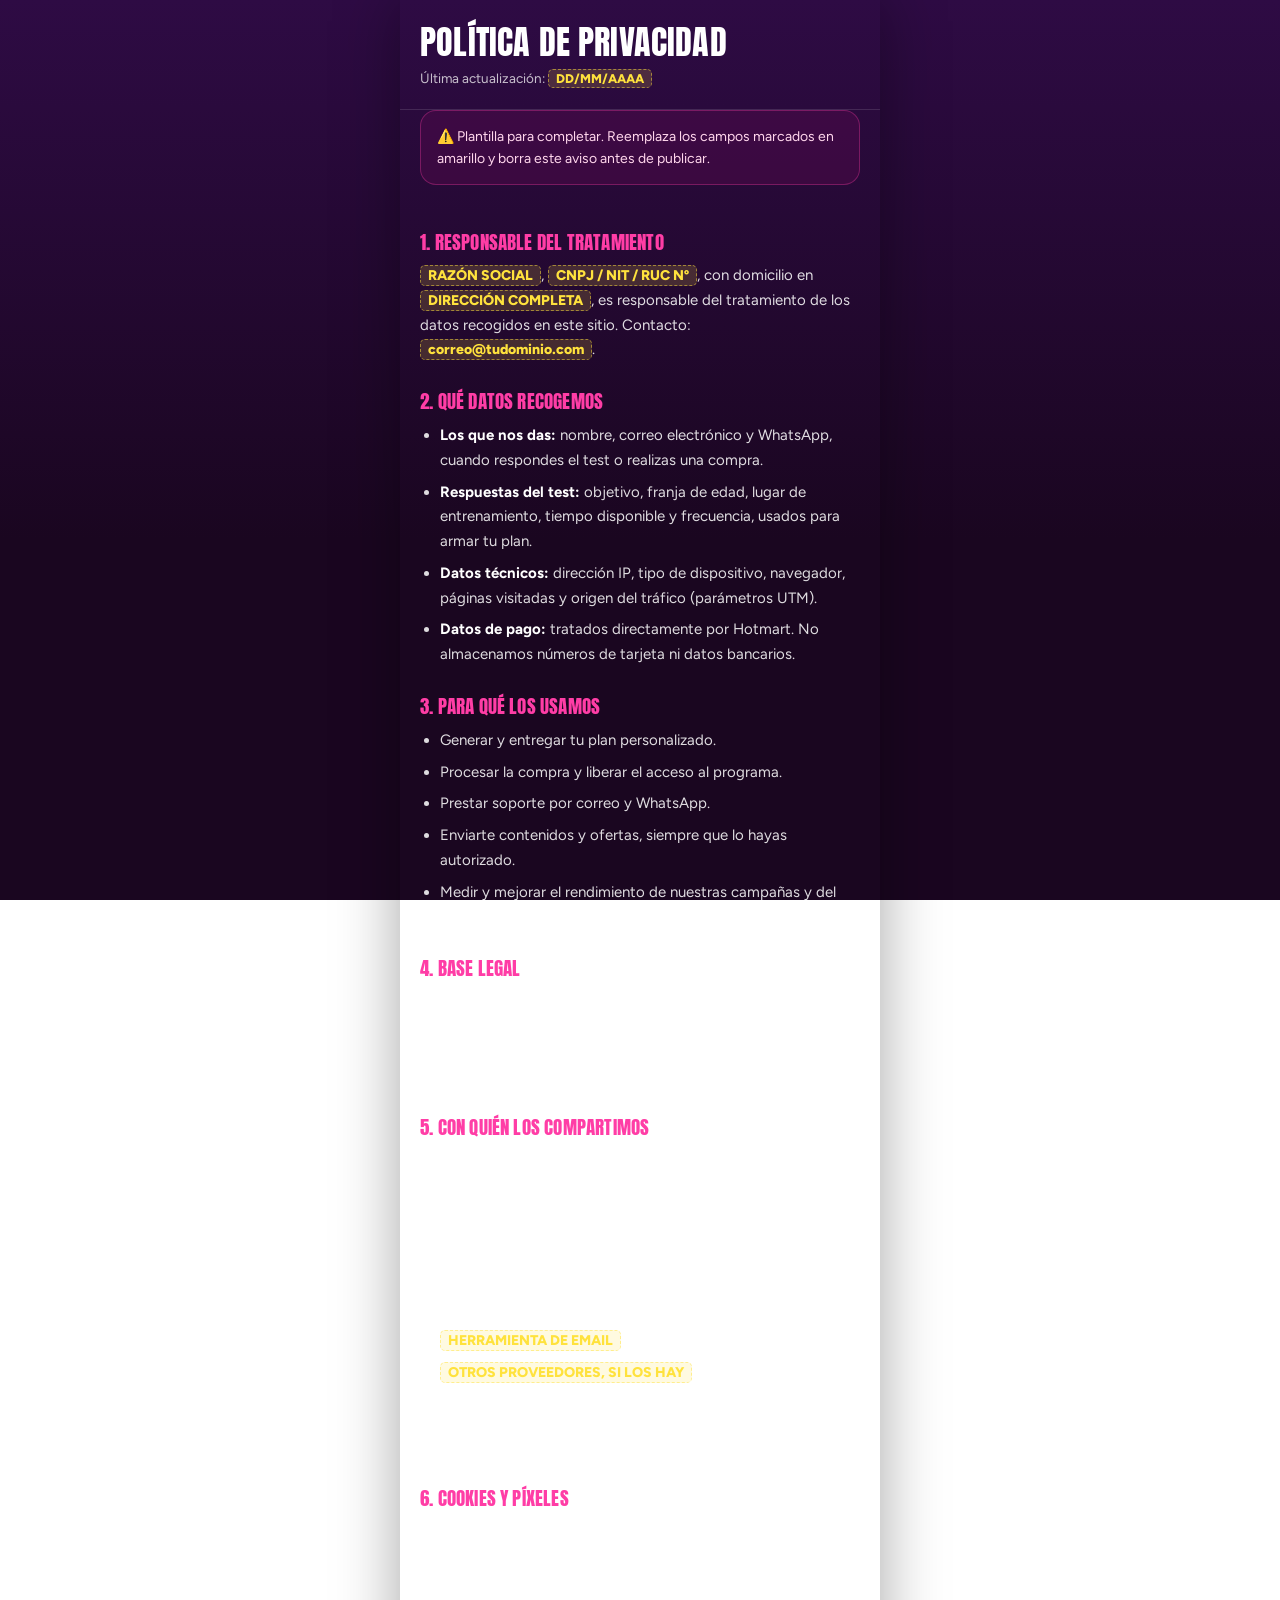
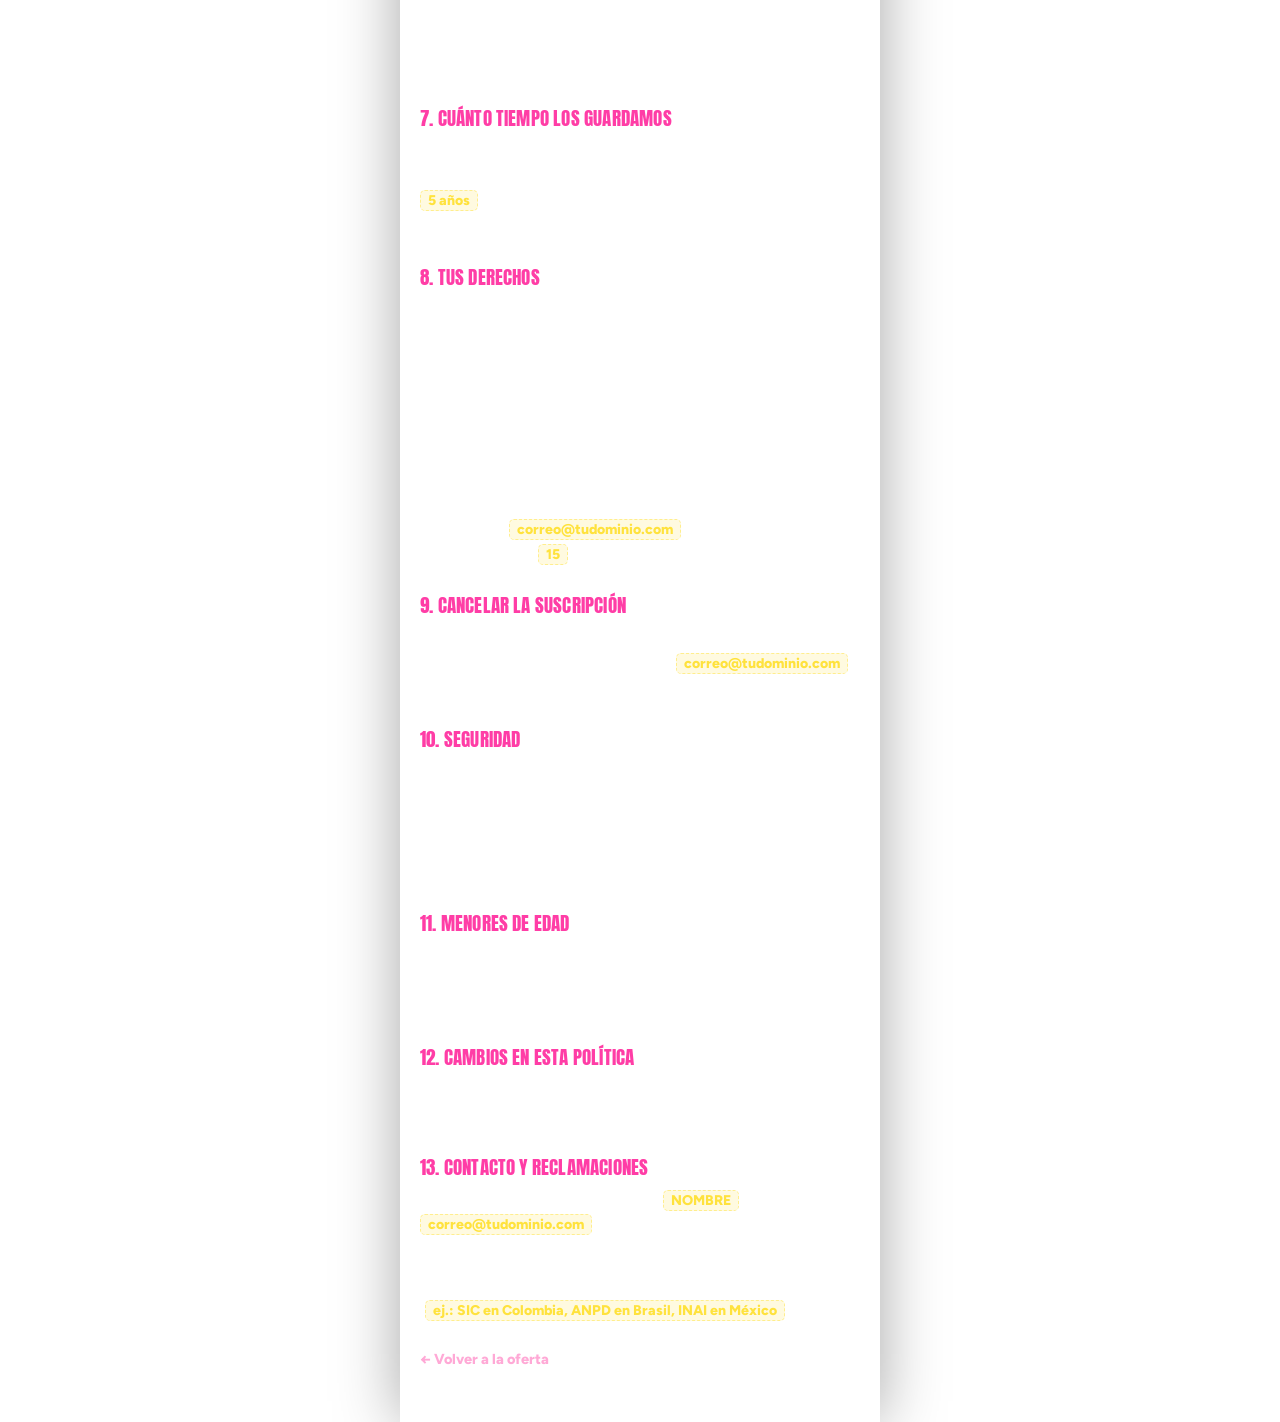
<file: privacidad.html>
<!DOCTYPE html>
<html lang="es">
<head>
<meta charset="UTF-8">
<meta name="viewport" content="width=device-width,initial-scale=1,viewport-fit=cover">
<title>Política de privacidad · Método Glúteos Brasileños</title>
<meta name="theme-color" content="#2E0B44">
<link rel="preconnect" href="https://fonts.googleapis.com">
<link rel="preconnect" href="https://fonts.gstatic.com" crossorigin>
<link href="https://fonts.googleapis.com/css2?family=Anton&family=Figtree:wght@400;600;700;800;900&display=swap" rel="stylesheet">
<link rel="stylesheet" href="css/style.css">
</head>

<!-- ==================================================================
     PLANTILLA PARA COMPLETAR
     Reemplaza cada <span class="fill">…</span> por tu dato real y
     borra el bloque .legal__note antes de publicar.
     Cubre los puntos que exigen la LGPD (Brasil), la Ley 1581 (Colombia)
     y el GDPR si te llega tráfico europeo.
     ================================================================== -->

<body class="legal">
<main class="shell">

  <header class="legal__head">
    <h1 class="display">Política de privacidad</h1>
    <p class="legal__updated">Última actualización: <span class="fill">DD/MM/AAAA</span></p>
  </header>

  <p class="legal__note">
    ⚠️ Plantilla para completar. Reemplaza los campos marcados en amarillo
    y borra este aviso antes de publicar.
  </p>

  <div class="legal__body">

    <h2>1. Responsable del tratamiento</h2>
    <p>
      <span class="fill">RAZÓN SOCIAL</span>, <span class="fill">CNPJ / NIT / RUC Nº</span>,
      con domicilio en <span class="fill">DIRECCIÓN COMPLETA</span>, es responsable
      del tratamiento de los datos recogidos en este sitio.
      Contacto: <span class="fill">correo@tudominio.com</span>.
    </p>

    <h2>2. Qué datos recogemos</h2>
    <ul>
      <li><strong>Los que nos das:</strong> nombre, correo electrónico y WhatsApp,
        cuando respondes el test o realizas una compra.</li>
      <li><strong>Respuestas del test:</strong> objetivo, franja de edad, lugar de
        entrenamiento, tiempo disponible y frecuencia, usados para armar tu plan.</li>
      <li><strong>Datos técnicos:</strong> dirección IP, tipo de dispositivo,
        navegador, páginas visitadas y origen del tráfico (parámetros UTM).</li>
      <li><strong>Datos de pago:</strong> tratados directamente por Hotmart.
        No almacenamos números de tarjeta ni datos bancarios.</li>
    </ul>

    <h2>3. Para qué los usamos</h2>
    <ul>
      <li>Generar y entregar tu plan personalizado.</li>
      <li>Procesar la compra y liberar el acceso al programa.</li>
      <li>Prestar soporte por correo y WhatsApp.</li>
      <li>Enviarte contenidos y ofertas, siempre que lo hayas autorizado.</li>
      <li>Medir y mejorar el rendimiento de nuestras campañas y del sitio.</li>
    </ul>

    <h2>4. Base legal</h2>
    <p>
      Tratamos tus datos con base en tu <strong>consentimiento</strong> (al enviar el
      formulario o aceptar las cookies), en la <strong>ejecución del contrato</strong>
      (entregar el producto que compraste) y en el <strong>interés legítimo</strong>
      de mejorar nuestros servicios y prevenir fraudes.
    </p>

    <h2>5. Con quién los compartimos</h2>
    <p>No vendemos tus datos. Los compartimos únicamente con proveedores necesarios:</p>
    <ul>
      <li><strong>Hotmart</strong> — pago, facturación y entrega del producto.</li>
      <li><strong>Meta (Facebook e Instagram)</strong> — medición de campañas y públicos.</li>
      <li><strong>Google</strong> — analítica y medición.</li>
      <li><strong><span class="fill">HERRAMIENTA DE EMAIL</span></strong> — envío de correos.</li>
      <li><span class="fill">OTROS PROVEEDORES, SI LOS HAY</span></li>
    </ul>
    <p>
      Algunos de estos proveedores pueden almacenar datos fuera de tu país. En esos
      casos exigimos garantías contractuales de protección equivalentes.
    </p>

    <h2>6. Cookies y píxeles</h2>
    <p>
      Usamos cookies propias y de terceros para recordar tu navegación, medir
      resultados y mostrarte anuncios relevantes. Incluye el <strong>Píxel de Meta</strong>
      y herramientas de analítica.
    </p>
    <p>
      Puedes bloquear o borrar las cookies desde la configuración de tu navegador.
      Si las desactivas, algunas partes del sitio pueden dejar de funcionar bien.
    </p>

    <h2>7. Cuánto tiempo los guardamos</h2>
    <p>
      Conservamos tus datos mientras exista la relación contigo y por el plazo que
      exija la ley fiscal y comercial aplicable — en general
      <span class="fill">5 años</span> tras la última interacción. Después se
      eliminan o se anonimizan.
    </p>

    <h2>8. Tus derechos</h2>
    <p>En cualquier momento puedes solicitar:</p>
    <ul>
      <li>Confirmación de si tratamos tus datos y acceso a ellos.</li>
      <li>Corrección de datos incompletos o desactualizados.</li>
      <li>Eliminación de tus datos, cuando la ley lo permita.</li>
      <li>Portabilidad a otro proveedor.</li>
      <li>Revocación del consentimiento y baja de nuestros correos.</li>
      <li>Información sobre con quién los hemos compartido.</li>
    </ul>
    <p>
      Escríbenos a <span class="fill">correo@tudominio.com</span>. Respondemos en un
      plazo máximo de <span class="fill">15</span> días.
    </p>

    <h2>9. Cancelar la suscripción</h2>
    <p>
      Todos nuestros correos incluyen un enlace para darte de baja. También puedes
      pedirlo escribiendo a <span class="fill">correo@tudominio.com</span> o
      respondiendo <strong>BAJA</strong> por WhatsApp.
    </p>

    <h2>10. Seguridad</h2>
    <p>
      Aplicamos medidas técnicas y organizativas razonables para proteger tus datos,
      incluyendo cifrado en tránsito (HTTPS) y control de acceso. Ningún sistema es
      infalible: si ocurriera un incidente relevante, te lo comunicaríamos y
      notificaríamos a la autoridad correspondiente.
    </p>

    <h2>11. Menores de edad</h2>
    <p>
      Este sitio y el programa están dirigidos a mayores de 18 años. No recogemos
      datos de menores de forma consciente. Si detectamos que lo hemos hecho,
      los eliminamos.
    </p>

    <h2>12. Cambios en esta política</h2>
    <p>
      Podemos actualizar esta política. La versión vigente será siempre la publicada
      en esta página, con su fecha de actualización.
    </p>

    <h2>13. Contacto y reclamaciones</h2>
    <p>
      Encargado de protección de datos: <span class="fill">NOMBRE</span> —
      <span class="fill">correo@tudominio.com</span>.
    </p>
    <p>
      Si consideras que no hemos atendido tu solicitud, puedes reclamar ante la
      autoridad de protección de datos de tu país
      (<span class="fill">ej.: SIC en Colombia, ANPD en Brasil, INAI en México</span>).
    </p>

    <a class="legal__back" href="oferta.html">← Volver a la oferta</a>
  </div>

</main>
</body>
</html>
</file>
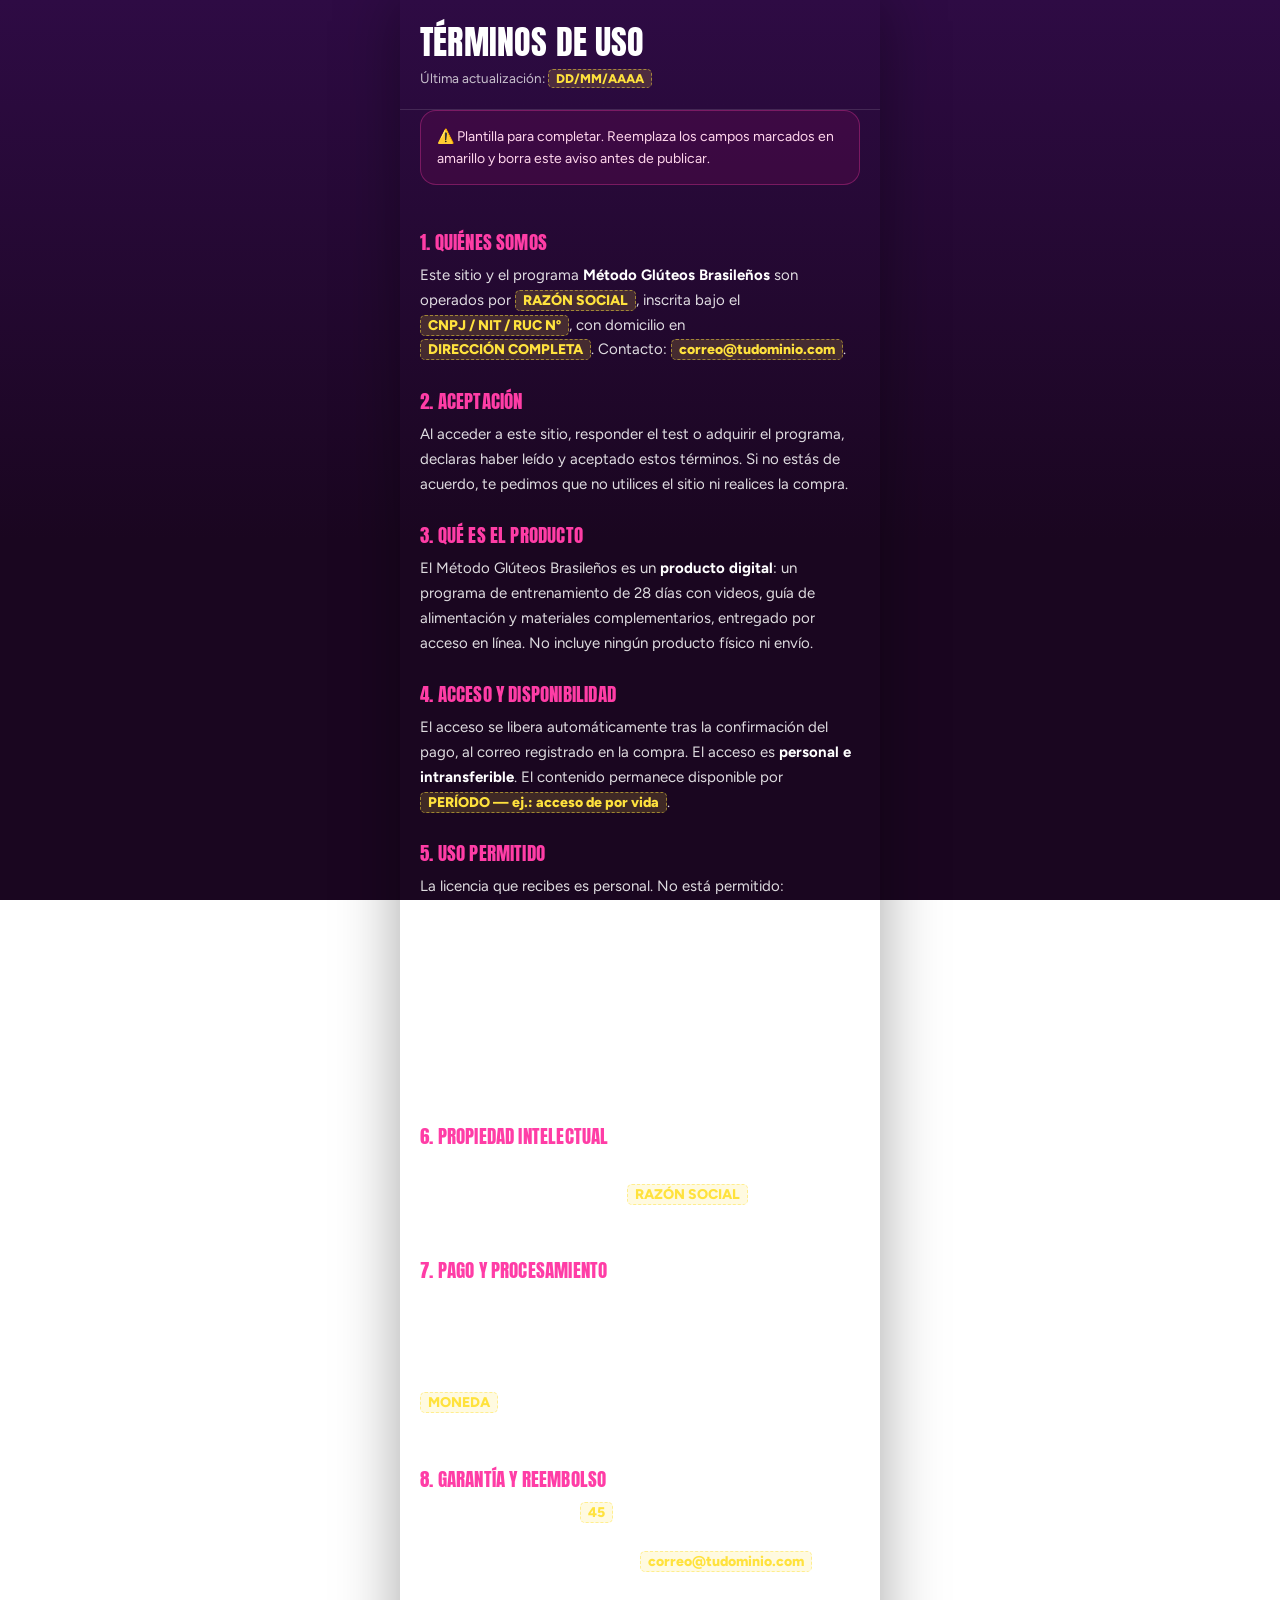
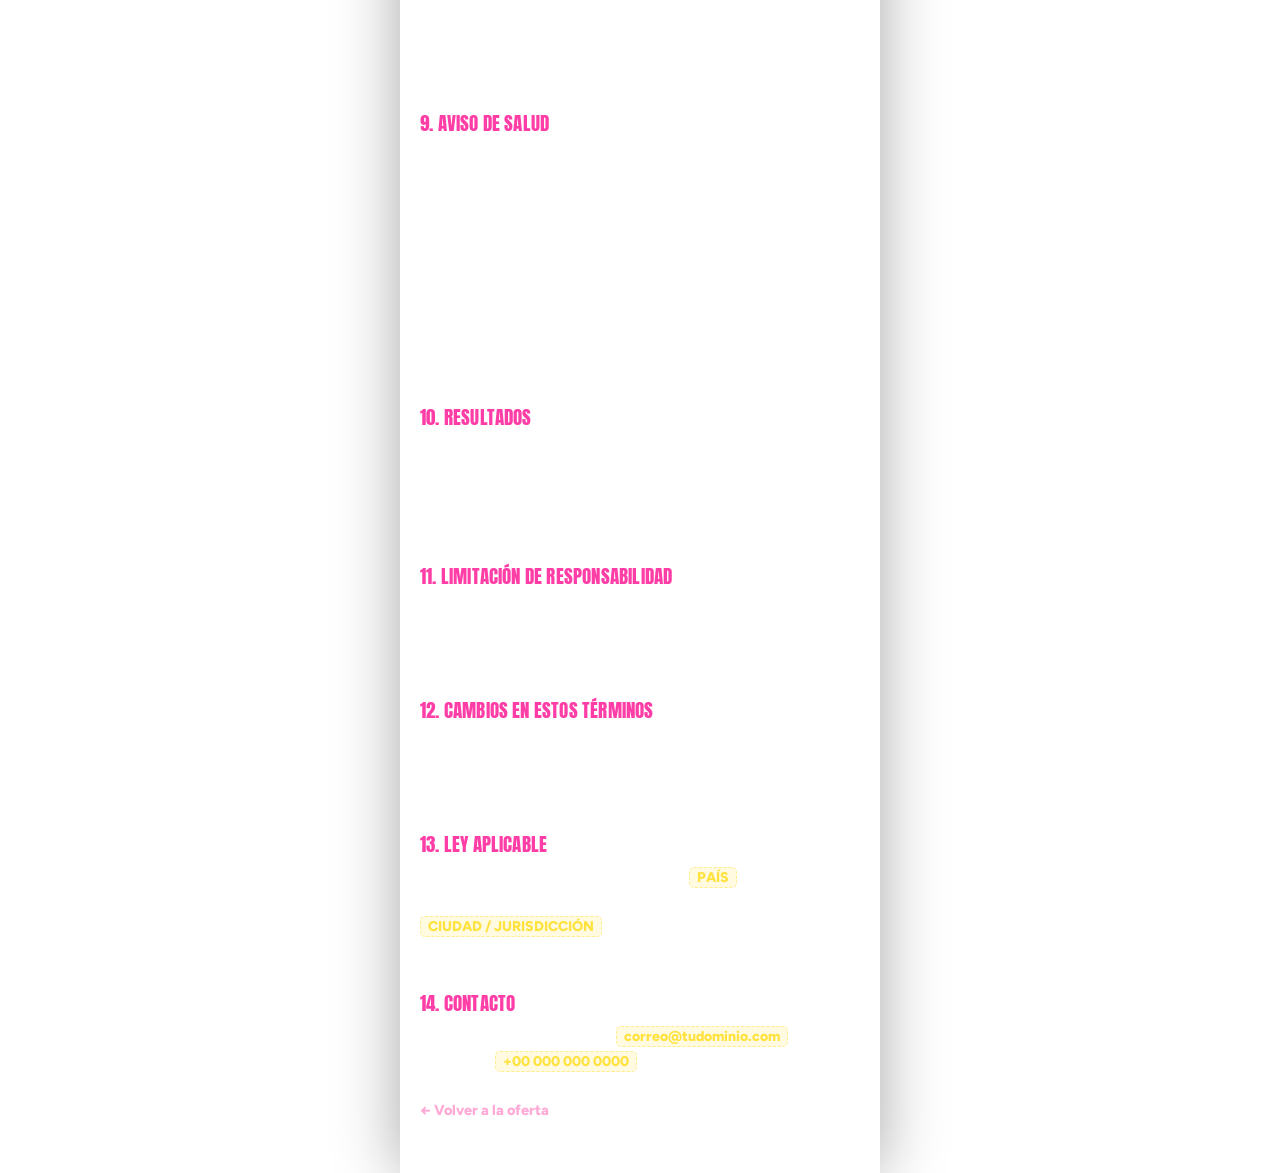
<file: terminos.html>
<!DOCTYPE html>
<html lang="es">
<head>
<meta charset="UTF-8">
<meta name="viewport" content="width=device-width,initial-scale=1,viewport-fit=cover">
<title>Términos de uso · Método Glúteos Brasileños</title>
<meta name="theme-color" content="#2E0B44">
<link rel="preconnect" href="https://fonts.googleapis.com">
<link rel="preconnect" href="https://fonts.gstatic.com" crossorigin>
<link href="https://fonts.googleapis.com/css2?family=Anton&family=Figtree:wght@400;600;700;800;900&display=swap" rel="stylesheet">
<link rel="stylesheet" href="css/style.css">
</head>

<!-- ==================================================================
     PLANTILLA PARA COMPLETAR
     Reemplaza cada <span class="fill">…</span> por tu dato real y
     después borra el bloque .legal__note de más abajo.
     Esto es una plantilla general, no asesoría legal: si vendes en
     varios países, conviene que un abogado la revise una vez.
     ================================================================== -->

<body class="legal">
<main class="shell">

  <header class="legal__head">
    <h1 class="display">Términos de uso</h1>
    <p class="legal__updated">Última actualización: <span class="fill">DD/MM/AAAA</span></p>
  </header>

  <p class="legal__note">
    ⚠️ Plantilla para completar. Reemplaza los campos marcados en amarillo
    y borra este aviso antes de publicar.
  </p>

  <div class="legal__body">

    <h2>1. Quiénes somos</h2>
    <p>
      Este sitio y el programa <strong>Método Glúteos Brasileños</strong> son operados por
      <span class="fill">RAZÓN SOCIAL</span>, inscrita bajo el
      <span class="fill">CNPJ / NIT / RUC Nº</span>, con domicilio en
      <span class="fill">DIRECCIÓN COMPLETA</span>.
      Contacto: <span class="fill">correo@tudominio.com</span>.
    </p>

    <h2>2. Aceptación</h2>
    <p>
      Al acceder a este sitio, responder el test o adquirir el programa, declaras
      haber leído y aceptado estos términos. Si no estás de acuerdo, te pedimos
      que no utilices el sitio ni realices la compra.
    </p>

    <h2>3. Qué es el producto</h2>
    <p>
      El Método Glúteos Brasileños es un <strong>producto digital</strong>: un programa
      de entrenamiento de 28 días con videos, guía de alimentación y materiales
      complementarios, entregado por acceso en línea. No incluye ningún producto
      físico ni envío.
    </p>

    <h2>4. Acceso y disponibilidad</h2>
    <p>
      El acceso se libera automáticamente tras la confirmación del pago, al correo
      registrado en la compra. El acceso es <strong>personal e intransferible</strong>.
      El contenido permanece disponible por <span class="fill">PERÍODO — ej.: acceso de por vida</span>.
    </p>

    <h2>5. Uso permitido</h2>
    <p>La licencia que recibes es personal. No está permitido:</p>
    <ul>
      <li>Compartir, revender, prestar o ceder tus datos de acceso.</li>
      <li>Copiar, grabar, redistribuir o publicar el contenido, total o parcialmente.</li>
      <li>Usar el material con fines comerciales o para formar a terceros.</li>
    </ul>
    <p>
      El incumplimiento puede resultar en la cancelación del acceso sin reembolso,
      además de las acciones legales que correspondan.
    </p>

    <h2>6. Propiedad intelectual</h2>
    <p>
      Todo el contenido — videos, textos, marca, imágenes y materiales — es
      propiedad de <span class="fill">RAZÓN SOCIAL</span> y está protegido por las
      leyes de derecho de autor aplicables.
    </p>

    <h2>7. Pago y procesamiento</h2>
    <p>
      Las compras se procesan a través de <strong>Hotmart</strong>, que actúa como
      plataforma de pago y facturación. Los datos de pago se tratan directamente
      por Hotmart y sus procesadores; nosotros no almacenamos números de tarjeta.
      Los precios se muestran en <span class="fill">MONEDA</span> y pueden cambiar
      sin aviso previo, sin afectar compras ya realizadas.
    </p>

    <h2>8. Garantía y reembolso</h2>
    <p>
      Ofrecemos garantía de <strong><span class="fill">45</span> días</strong> contados
      desde la confirmación del pago. Dentro de ese plazo puedes solicitar el
      reembolso íntegro escribiendo a <span class="fill">correo@tudominio.com</span>
      o directamente por la plataforma de Hotmart, sin necesidad de justificar el motivo.
    </p>
    <p>
      <strong>Importante:</strong> el plazo indicado aquí debe coincidir exactamente
      con el configurado en el producto dentro de Hotmart.
    </p>

    <h2>9. Aviso de salud</h2>
    <p>
      Este programa es material educativo de acondicionamiento físico y
      <strong>no sustituye la orientación de un profesional de la salud</strong>.
      No constituye diagnóstico, tratamiento ni prescripción médica.
    </p>
    <p>
      Consulta a tu médico antes de comenzar, especialmente si estás embarazada,
      en posparto, tienes alguna lesión, condición cardiovascular, articular o
      cualquier otra condición preexistente. Interrumpe el ejercicio y busca
      atención médica si sientes dolor, mareo o malestar.
    </p>

    <h2>10. Resultados</h2>
    <p>
      Los resultados mostrados corresponden a alumnas reales y son
      <strong>individuales</strong>. Dependen del punto de partida, la constancia,
      la alimentación, la genética y otros factores personales. No garantizamos
      un resultado específico para ninguna persona.
    </p>

    <h2>11. Limitación de responsabilidad</h2>
    <p>
      En la medida permitida por la ley, no nos responsabilizamos por daños
      derivados del uso o de la imposibilidad de uso del programa, ni por
      interrupciones técnicas ajenas a nuestro control.
    </p>

    <h2>12. Cambios en estos términos</h2>
    <p>
      Podemos actualizar estos términos en cualquier momento. La versión vigente
      será siempre la publicada en esta página, con su fecha de actualización.
    </p>

    <h2>13. Ley aplicable</h2>
    <p>
      Estos términos se rigen por las leyes de <span class="fill">PAÍS</span>.
      Cualquier controversia se resolverá en el foro de
      <span class="fill">CIUDAD / JURISDICCIÓN</span>, salvo que la ley del
      consumidor del domicilio del comprador determine lo contrario.
    </p>

    <h2>14. Contacto</h2>
    <p>
      Dudas sobre estos términos: <span class="fill">correo@tudominio.com</span>
      · WhatsApp <span class="fill">+00 000 000 0000</span>.
    </p>

    <a class="legal__back" href="oferta.html">← Volver a la oferta</a>
  </div>

</main>
</body>
</html>
</file>
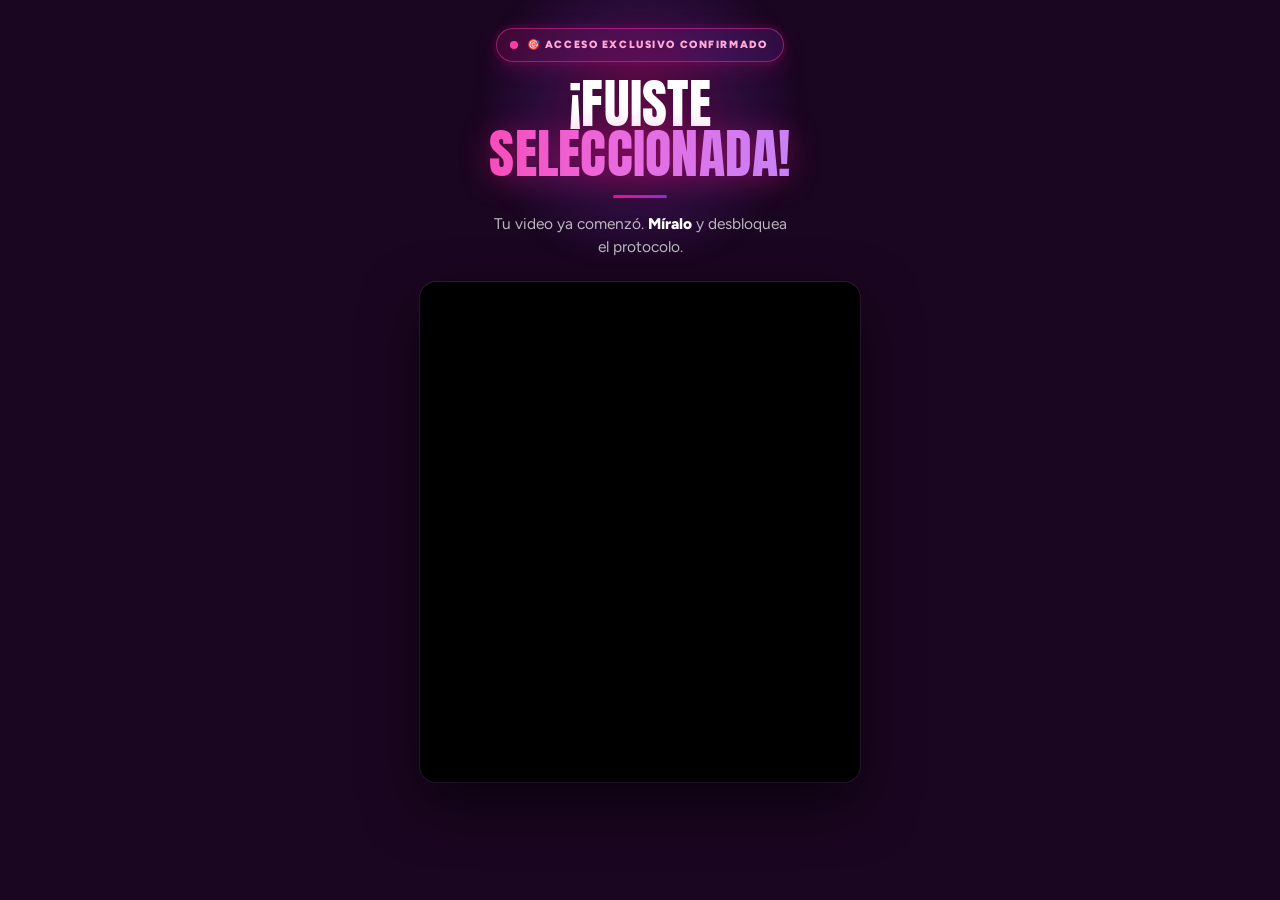
<file: vsl.html>
<!DOCTYPE html>
<html lang="es">
<head>
<meta charset="UTF-8">
<meta name="viewport" content="width=device-width,initial-scale=1,viewport-fit=cover">
<title>Tu acceso · Método Glúteos Brasileños 🇧🇷</title>
<meta name="description" content="Tu plan de 28 días está listo. Mira el video y desbloquea el protocolo.">
<meta name="theme-color" content="#1A0620">
<meta name="robots" content="noindex">

<link rel="preconnect" href="https://fonts.googleapis.com">
<link rel="preconnect" href="https://fonts.gstatic.com" crossorigin>
<link rel="preconnect" href="https://scripts.converteai.net" crossorigin>
<link rel="preconnect" href="https://cdn.converteai.net" crossorigin>
<link rel="dns-prefetch" href="https://cdn.converteai.net">
<link href="https://fonts.googleapis.com/css2?family=Anton&family=Figtree:wght@400;600;700;800;900&display=swap" rel="stylesheet">
<link rel="stylesheet" href="css/style.css">
</head>

<body class="vsl">
<main class="vsl__inner">

  <!-- ================= CABECERA ================= -->
  <header class="vhero">
    <p class="vhero__badge">
      <span class="vhero__dot" aria-hidden="true"></span>
      <span>🎯 Acceso exclusivo confirmado</span>
    </p>

    <h1 class="vhero__title">¡Fuiste<span>seleccionada!</span></h1>

    <div class="vhero__rule" aria-hidden="true"></div>

    <p class="vhero__sub">
      Tu video ya comenzó. <b>Míralo</b> y desbloquea el protocolo.
    </p>
  </header>

  <!-- ================= VSL · VTurb SmartPlayer =================
       El botón del pitch (11:12) está configurado dentro del panel
       de VTurb y apunta a oferta.html. No hay ningún botón en HTML
       en esta página a propósito: dos CTA compiten entre sí.

       Para cambiar de video: reemplaza el id del elemento y la URL
       del script por los que te da el panel. Nada más.
       ============================================================ -->
  <div class="vsl__frame">
    <vturb-smartplayer
      id="vid-6a873810d9f6416c27249910"
      style="display:block;margin:0 auto;width:100%;max-width:400px;">
      <div class="vturb-player-placeholder"
           style="position:relative;width:100%;padding:125% 0 0;z-index:0;background-color:black;"></div>
    </vturb-smartplayer>
  </div>

  <script type="text/javascript">
    var s = document.createElement("script");
    s.src = "https://scripts.converteai.net/24075d57-aa03-4943-baea-ec47ff4b00c2/players/6a873810d9f6416c27249910/v4/player.js";
    s.async = !0;
    document.head.appendChild(s);
  </script>

</main>

<script src="js/funnel.js"></script>
<script>
(function () {
  'use strict';

  /* funnel.js ya corre solo al cargar:
     · guarda los UTM que vengan en la URL
     · los deja en sessionStorage para que oferta.html los use

     Acá solo marcamos que la lead llegó a ver la VSL. Sirve para
     armar el público de retargeting de "vio el video y no compró".
     El InitiateCheckout va en oferta.html, no acá. */
  Funnel.track('ViewContent', { content_name: 'vsl' });
})();
</script>
</body>
</html>
</file>
<file: css/style.css>
/* =========================================================
   MÉTODO GLÚTEOS BRASILEÑOS — estilos compartidos
   Paleta, tipografía y componentes de todo el embudo.
   ========================================================= */

/* ---------- TOKENS ---------- */
:root{
  /* Colores extraídos de las fotos de la marca */
  --magenta:        #EC0F8C;
  --magenta-soft:   #FF3DA6;
  --magenta-deep:   #A3096A;
  --purple:         #8B2FD6;
  --purple-deep:    #4C1470;
  --ink:            #1A0620;
  --ink-soft:       #52395E;
  --cream:          #FFF4FB;
  --line:           #F3D9EA;
  --white:          #FFFFFF;
  --green:          #16A34A;
  --amber:          #F59E0B;

  /* Bandera de Brasil — usado SOLO en el wordmark */
  --br-green:       #009C3B;
  --br-yellow:      #FFDF00;

  --grad-brand: linear-gradient(100deg, var(--magenta) 0%, var(--purple) 100%);
  /* Bandeira clareada: o verde original (#009C3B) dá 4,16:1 sobre o
     roxo do fundo e some. Estes três tons passam todos de 8:1. */
  --grad-br:    linear-gradient(96deg, #2BE07A 0%, #8FE83F 46%, #FFE23D 100%);

  --shadow-sm: 0 2px 8px rgba(76,20,112,.08);
  --shadow-md: 0 8px 24px rgba(76,20,112,.12);
  --shadow-lg: 0 18px 48px rgba(76,20,112,.20);
  --shadow-cta: 0 8px 0 var(--magenta-deep), 0 16px 32px rgba(236,15,140,.35);

  --r-sm: 10px;
  --r-md: 16px;
  --r-lg: 24px;
  --r-xl: 32px;

  --shell: 480px;              /* ancho del embudo — mobile first */
  --pad: 20px;
}

/* ---------- RESET ---------- */
*,*::before,*::after{box-sizing:border-box;}
html{-webkit-text-size-adjust:100%;scroll-behavior:smooth;}
body{
  margin:0;
  font-family:'Figtree',-apple-system,BlinkMacSystemFont,'Segoe UI',Roboto,sans-serif;
  color:var(--ink);
  background:var(--purple-deep);
  line-height:1.55;
  -webkit-font-smoothing:antialiased;
  overflow-x:hidden;
}
img{max-width:100%;display:block;height:auto;}
button{font:inherit;color:inherit;border:0;background:none;cursor:pointer;}
a{color:inherit;}
h1,h2,h3,h4{margin:0;line-height:1.05;}
p{margin:0;}

/* El embudo entero vive en una columna de ancho de teléfono */
.shell{
  max-width:var(--shell);
  margin:0 auto;
  background:var(--white);
  min-height:100vh;
  position:relative;
  overflow:hidden;
  box-shadow:0 0 60px rgba(0,0,0,.35);
}

/* ---------- TIPOGRAFÍA ---------- */
.display{
  font-family:'Anton',Impact,'Arial Narrow',sans-serif;
  font-weight:400;
  text-transform:uppercase;
  letter-spacing:.005em;
  line-height:.94;
}
.eyebrow{
  font-size:11px;font-weight:800;letter-spacing:.16em;text-transform:uppercase;
  color:var(--magenta);
}

/* SIGNATURE — el wordmark con la bandera de Brasil */
.br-word{
  background:var(--grad-br);
  -webkit-background-clip:text;background-clip:text;
  -webkit-text-fill-color:transparent;color:transparent;
  font-weight:900;
  filter:drop-shadow(0 2px 10px rgba(139,232,63,.3));
  white-space:nowrap;
}
.br-word.on-dark{filter:drop-shadow(0 2px 12px rgba(139,232,63,.35));}

/* Marca completa — "Método Glúteos Brasileños" com a bandeirinha.
   Usar sempre que o nome do produto aparecer em texto corrido. */
.method{white-space:nowrap;font-weight:900;}
.method__flag{
  display:inline-block;margin-left:3px;font-size:.86em;
  vertical-align:baseline;filter:none;-webkit-text-fill-color:initial;
}

/* ---------- BOTONES ---------- */
.btn{
  display:flex;align-items:center;justify-content:center;gap:8px;
  width:100%;padding:19px 20px;
  font-family:'Figtree',sans-serif;font-weight:900;font-size:17px;
  letter-spacing:.01em;text-transform:uppercase;text-decoration:none;
  color:var(--white);background:var(--grad-brand);
  border-radius:var(--r-md);
  box-shadow:var(--shadow-cta);
  transition:transform .12s ease,box-shadow .12s ease;
  text-align:center;
}
.btn:active{transform:translateY(6px);box-shadow:0 2px 0 var(--magenta-deep),0 6px 14px rgba(236,15,140,.3);}
.btn:focus-visible{outline:3px solid var(--purple-deep);outline-offset:3px;}
.btn--ghost{
  background:var(--white);color:var(--magenta);
  border:2px solid var(--magenta);box-shadow:var(--shadow-sm);
}
.btn-note{
  display:block;text-align:center;font-size:12.5px;color:var(--ink-soft);margin-top:12px;
}

/* Pulso de atención — se detiene si el usuario pide menos movimiento */
@keyframes pulse{
  0%,100%{transform:scale(1);}
  50%{transform:scale(1.028);}
}
.btn--pulse{animation:pulse 1.9s ease-in-out infinite;}

/* ---------- UTILIDADES ---------- */
.pad{padding-left:var(--pad);padding-right:var(--pad);}
.center{text-align:center;}
.stack > * + *{margin-top:14px;}
.hidden{display:none !important;}

/* Franja superior de marca */
.topbar{
  background:var(--ink);color:var(--white);
  font-size:12px;font-weight:700;letter-spacing:.06em;text-transform:uppercase;
  text-align:center;padding:9px 16px;
}
.topbar b{color:var(--magenta-soft);}

/* =========================================================
   PANTALLAS (quiz + pre-quiz)
   ========================================================= */
.screen{display:none;animation:fadeUp .32s ease both;}
.screen.is-active{display:block;}
@keyframes fadeUp{
  from{opacity:0;transform:translateY(14px);}
  to{opacity:1;transform:none;}
}

/* ---------- HERO PRE-QUIZ ---------- */
.hero{
  background:
    radial-gradient(120% 80% at 50% 0%,rgba(255,61,166,.35) 0%,transparent 60%),
    var(--purple-deep);
  color:var(--white);
  padding:0 var(--pad) 30px;
  text-align:center;
}
.hero__logo{width:100%;border-radius:0 0 var(--r-lg) var(--r-lg);margin-bottom:22px;}
.hero h1{font-size:clamp(28px,8.2vw,38px);}
.hero h1 em{font-style:normal;display:block;color:var(--magenta-soft);}
.hero__sub{
  margin-top:14px;font-size:16.5px;font-weight:600;color:rgba(255,255,255,.9);
}
.hero__kicker{
  margin-top:20px;font-size:15px;font-weight:800;color:var(--br-yellow);
}
.hero__arrows{font-size:22px;letter-spacing:4px;margin:6px 0 14px;}
.hero .btn{margin-top:4px;}
.hero__warn{
  margin-top:16px;display:inline-flex;align-items:center;gap:7px;
  background:rgba(0,0,0,.28);border:1px solid rgba(255,255,255,.16);
  padding:9px 15px;border-radius:99px;font-size:12.5px;font-weight:600;
  color:rgba(255,255,255,.92);
}

/* ---------- BLOQUE COACH ---------- */
.coach{background:var(--cream);padding:34px var(--pad) 30px;}
.coach__head{text-align:center;margin-bottom:20px;}
.coach__head h2{font-size:clamp(26px,7.4vw,34px);margin-top:6px;}
.coach__card{
  background:var(--white);border-radius:var(--r-lg);
  box-shadow:var(--shadow-md);overflow:hidden;
}
.coach__photo{background:var(--magenta);}
.coach__body{padding:20px 18px 22px;}
.coach__name{font-size:26px;}
.coach__role{
  font-size:13px;font-weight:800;color:var(--magenta);
  text-transform:uppercase;letter-spacing:.07em;margin-top:5px;
}
.coach__bio{font-size:14.5px;color:var(--ink-soft);margin-top:13px;}
.coach__stats{
  display:grid;grid-template-columns:repeat(3,1fr);gap:8px;margin-top:18px;
}
.stat{
  background:var(--cream);border-radius:var(--r-sm);padding:12px 6px;text-align:center;
}
.stat b{display:block;font-family:'Anton',sans-serif;font-size:21px;color:var(--purple);}
.stat span{font-size:10.5px;font-weight:700;color:var(--ink-soft);text-transform:uppercase;letter-spacing:.04em;}

/* ---------- PRUEBAS / ANTES-DESPUÉS ---------- */
.proof{padding:30px var(--pad) 34px;background:var(--white);}
.proof__head{text-align:center;margin-bottom:6px;}
.proof__head h2{font-size:clamp(24px,7vw,31px);}
.stars{color:var(--amber);font-size:15px;letter-spacing:2px;}
.proof__meta{font-size:13.5px;font-weight:700;color:var(--ink-soft);margin-top:4px;}
.rail{
  display:flex;gap:12px;overflow-x:auto;scroll-snap-type:x mandatory;
  padding:18px 0 8px;margin:0 calc(var(--pad) * -1);
  padding-left:var(--pad);padding-right:var(--pad);
  -webkit-overflow-scrolling:touch;scrollbar-width:none;
}
.rail::-webkit-scrollbar{display:none;}
.rail__item{
  flex:0 0 74%;scroll-snap-align:center;
  border-radius:var(--r-md);overflow:hidden;
  box-shadow:var(--shadow-md);background:var(--cream);position:relative;
}
.rail__item img{width:100%;}
.rail__tag{
  position:absolute;left:10px;bottom:10px;
  background:rgba(26,6,32,.82);color:var(--white);
  font-size:11px;font-weight:800;padding:6px 11px;border-radius:99px;
  letter-spacing:.03em;backdrop-filter:blur(4px);
}
.disclaimer{
  font-size:11.5px;line-height:1.5;color:var(--ink-soft);
  text-align:center;margin-top:14px;opacity:.85;
}

/* =========================================================
   QUIZ
   ========================================================= */
.quiz-head{
  position:sticky;top:0;z-index:20;
  background:var(--white);border-bottom:1px solid var(--line);
  padding:12px var(--pad) 13px;
}
.quiz-head__row{display:flex;align-items:center;gap:12px;}
.quiz-head__logo{
  height:34px;width:auto;border-radius:6px;flex:0 0 auto;
}
.quiz-back{
  font-size:22px;line-height:1;color:var(--ink-soft);
  min-width:44px;min-height:44px;              /* mínimo táctil */
  display:grid;place-items:center;
  border-radius:10px;flex:0 0 auto;margin-left:-8px;
}
.quiz-back:focus-visible{outline:2px solid var(--magenta);}
.quiz-count{
  margin-left:auto;font-size:11.5px;font-weight:800;color:var(--ink-soft);
  text-transform:uppercase;letter-spacing:.08em;flex:0 0 auto;
}
.bar{
  height:8px;background:var(--line);border-radius:99px;overflow:hidden;margin-top:11px;
}
.bar__fill{
  height:100%;width:0%;border-radius:99px;
  background:var(--grad-brand);
  transition:width .45s cubic-bezier(.4,0,.2,1);
}

.q{padding:26px var(--pad) 34px;}
.q__label{
  font-size:11.5px;font-weight:800;letter-spacing:.14em;text-transform:uppercase;
  color:var(--magenta);margin-bottom:9px;
}
.q__title{font-size:clamp(23px,6.4vw,29px);}
.q__hint{font-size:14px;color:var(--ink-soft);margin-top:9px;}

.opts{margin-top:22px;display:flex;flex-direction:column;gap:11px;}
.opt{
  display:flex;align-items:center;gap:13px;width:100%;text-align:left;
  padding:16px 16px;border:2px solid var(--line);border-radius:var(--r-md);
  background:var(--white);font-size:16px;font-weight:700;color:var(--ink);
  transition:border-color .15s,background .15s,transform .12s;
}
.opt:hover{border-color:var(--magenta-soft);background:var(--cream);}
.opt:active{transform:scale(.985);}
.opt:focus-visible{outline:3px solid var(--purple);outline-offset:2px;}
.opt.is-picked{border-color:var(--magenta);background:var(--cream);}
.opt__ico{
  flex:0 0 auto;width:38px;height:38px;border-radius:10px;
  display:grid;place-items:center;font-size:19px;
  background:var(--cream);
}
.opt.is-picked .opt__ico{background:var(--magenta);}

/* Opciones con foto (paso de edad) */
.opts--photo{display:grid;grid-template-columns:1fr 1fr;gap:11px;}
.opt--photo{flex-direction:column;gap:0;padding:0;overflow:hidden;text-align:center;}
.opt--photo img{width:100%;background:var(--cream);}
.opt--photo span{display:block;padding:12px 6px;font-size:15px;font-weight:900;}
.opt--photo.is-picked span{background:var(--magenta);color:var(--white);}

/* ---------- PASO EDUCATIVO ---------- */
.note{
  border-radius:var(--r-lg);overflow:hidden;box-shadow:var(--shadow-md);
  border:1px solid var(--line);margin-top:20px;
}
.note__top{
  background:linear-gradient(135deg,#FFF7ED,#FEF3C7);
  padding:16px 18px;border-bottom:1px solid #FDE68A;
}
.note__top b{font-size:14px;letter-spacing:.04em;text-transform:uppercase;color:#92400E;}
.note__body{padding:19px 18px;background:var(--white);}
.note__body h3{font-size:20px;line-height:1.2;}
.note__body p{font-size:15px;color:var(--ink-soft);margin-top:12px;}
.note__body strong{color:var(--ink);}
.note__good{
  margin-top:16px;padding:15px 16px;border-radius:var(--r-md);
  background:#F0FDF4;border:1px solid #BBF7D0;
}
.note__good b{color:var(--green);font-size:14px;}
.note__good p{font-size:14.5px;margin-top:7px;color:#14532D;}

/* =========================================================
   RESULTADO DEL ANÁLISIS
   ========================================================= */
.result{padding:24px var(--pad) 34px;background:var(--cream);}
.result__badge{
  display:inline-flex;align-items:center;gap:7px;margin:0 auto;
  background:var(--white);border:1px solid var(--line);border-radius:99px;
  padding:7px 15px;font-size:11.5px;font-weight:800;letter-spacing:.09em;
  text-transform:uppercase;color:var(--purple);box-shadow:var(--shadow-sm);
}
.result__title{font-size:clamp(30px,8.6vw,40px);margin-top:16px;text-align:center;}
.result__title span{color:var(--magenta);}

.profile{
  margin-top:20px;border-radius:var(--r-lg);overflow:hidden;
  background:var(--white);box-shadow:var(--shadow-md);
}
.profile__top{
  background:var(--grad-brand);color:var(--white);
  padding:16px 18px;display:flex;align-items:center;gap:14px;
}
.profile__top img{
  width:56px;height:56px;border-radius:50%;object-fit:cover;object-position:top center;
  border:2px solid rgba(255,255,255,.6);background:var(--white);flex:0 0 auto;
}
.profile__top small{
  display:block;font-size:10.5px;font-weight:800;letter-spacing:.1em;
  text-transform:uppercase;opacity:.85;
}
.profile__top b{font-size:19px;font-family:'Anton',sans-serif;letter-spacing:.01em;}
.profile__body{padding:18px;}
.profile__line{font-size:15px;color:var(--ink-soft);}
.profile__line strong{color:var(--ink);}

/* Línea de tiempo del plan */
.plan{margin-top:22px;display:flex;flex-direction:column;gap:11px;}
.plan__row{
  display:flex;align-items:center;gap:13px;
  background:var(--white);border-radius:var(--r-md);
  padding:14px 15px;box-shadow:var(--shadow-sm);border:1px solid var(--line);
}
.plan__ico{
  flex:0 0 auto;width:44px;height:44px;border-radius:12px;display:grid;place-items:center;
  font-size:21px;background:var(--cream);
}
.plan__txt{flex:1 1 auto;min-width:0;}
.plan__txt b{display:block;font-family:'Anton',sans-serif;font-size:15px;color:var(--purple);letter-spacing:.02em;}
.plan__txt span{font-size:14px;color:var(--ink-soft);display:block;margin-top:2px;}

/* Puntaje calculado con las respuestas reales */
.score{
  margin-top:22px;background:var(--white);border-radius:var(--r-lg);
  padding:22px 18px;text-align:center;box-shadow:var(--shadow-md);
  border:1px solid var(--line);
}
.score__ring{position:relative;width:132px;height:132px;margin:0 auto;}
.score__ring svg{transform:rotate(-90deg);width:132px;height:132px;}
.score__ring circle{fill:none;stroke-width:11;stroke-linecap:round;}
.score__bg{stroke:var(--line);}
.score__fg{
  stroke:url(#scoreGrad);
  stroke-dasharray:352;stroke-dashoffset:352;
  transition:stroke-dashoffset 1.5s cubic-bezier(.3,0,.2,1);
}
.score__num{
  position:absolute;inset:0;display:grid;place-items:center;
  font-family:'Anton',sans-serif;font-size:34px;color:var(--purple-deep);line-height:1;
}
.score__num small{font-size:14px;color:var(--ink-soft);}
.score__cap{font-size:14.5px;color:var(--ink-soft);margin-top:14px;}
.score__cap strong{color:var(--ink);}
.score__how{
  font-size:12px;color:var(--ink-soft);margin-top:10px;opacity:.8;line-height:1.5;
}

/* =========================================================
   CARGA FALSA → transición a la VSL
   ========================================================= */
.loading{
  min-height:100vh;display:grid;place-content:center;justify-items:center;gap:22px;
  padding:40px var(--pad);text-align:center;
  background:radial-gradient(110% 70% at 50% 30%,rgba(255,61,166,.25),transparent 65%),var(--purple-deep);
  color:var(--white);
}
.loading__ring{
  width:62px;height:62px;border-radius:50%;
  border:5px solid rgba(255,255,255,.18);border-top-color:var(--magenta-soft);
  animation:spin .85s linear infinite;
}
@keyframes spin{to{transform:rotate(360deg);}}
.loading h2{font-size:26px;}
.loading__step{
  font-size:15px;font-weight:600;color:rgba(255,255,255,.85);min-height:24px;
}
.loading__bar{width:220px;height:7px;border-radius:99px;background:rgba(255,255,255,.16);overflow:hidden;}
.loading__fill{height:100%;width:0;background:var(--grad-br);border-radius:99px;transition:width .4s linear;}

/* =========================================================
   PÁGINA DE LA VSL
   ========================================================= */
.vsl{background:var(--ink);min-height:100vh;color:var(--white);}
.vsl__inner{max-width:var(--shell);margin:0 auto;padding:22px var(--pad) 46px;}

/* ---------- CABECERA ---------- */
.vhero{position:relative;text-align:center;padding:6px 0 24px;}
.vhero::before{
  content:'';position:absolute;left:50%;top:-56px;transform:translateX(-50%);
  width:min(360px,105vw);height:290px;pointer-events:none;
  background:radial-gradient(circle,rgba(236,15,140,.34) 0%,rgba(139,47,214,.15) 44%,transparent 70%);
  filter:blur(8px);
}
.vhero > *{position:relative;}

/* Badge — punto latiendo + barrido de brillo */
.vhero__badge{
  display:inline-flex;align-items:center;gap:9px;
  padding:8px 16px 8px 13px;border-radius:99px;
  background:linear-gradient(120deg,rgba(236,15,140,.18),rgba(139,47,214,.18));
  border:1px solid rgba(255,61,166,.45);
  box-shadow:0 0 0 4px rgba(236,15,140,.06),0 6px 22px rgba(236,15,140,.2);
  font-size:10.5px;font-weight:900;letter-spacing:.15em;text-transform:uppercase;
  color:#FFA9D6;position:relative;overflow:hidden;
}
.vhero__badge span{position:relative;}
.vhero__badge::after{
  content:'';position:absolute;top:0;bottom:0;left:-70px;width:44px;
  background:linear-gradient(100deg,transparent,rgba(255,255,255,.3),transparent);
  animation:shine 3.6s ease-in-out infinite;
}
@keyframes shine{0%{left:-70px;}55%{left:120%;}100%{left:120%;}}

.vhero__dot{
  width:8px;height:8px;border-radius:50%;background:var(--magenta-soft);flex:0 0 auto;
  animation:ping 1.9s ease-out infinite;
}
@keyframes ping{
  0%{box-shadow:0 0 0 0 rgba(255,61,166,.6);}
  70%{box-shadow:0 0 0 9px rgba(255,61,166,0);}
  100%{box-shadow:0 0 0 0 rgba(255,61,166,0);}
}

.vhero__title{
  font-family:'Anton',Impact,sans-serif;font-weight:400;text-transform:uppercase;
  font-size:clamp(38px,11.8vw,54px);line-height:.92;letter-spacing:.005em;margin-top:17px;
}
.vhero__title span{
  display:block;
  background:linear-gradient(96deg,#FF3DA6 0%,#E96BE0 46%,#B98CFF 100%);
  -webkit-background-clip:text;background-clip:text;
  -webkit-text-fill-color:transparent;color:transparent;
  filter:drop-shadow(0 3px 15px rgba(236,15,140,.45));
}
.vhero__rule{
  width:54px;height:3px;border-radius:99px;margin:16px auto 0;
  background:linear-gradient(90deg,var(--magenta),var(--purple));
}
.vhero__sub{
  font-size:15.5px;line-height:1.5;color:rgba(255,255,255,.7);
  margin:14px auto 0;max-width:300px;
}
.vhero__sub b{color:var(--white);font-weight:800;}

/* ---------- PLAYER ---------- */
.vsl__frame{
  border-radius:var(--r-md);overflow:hidden;background:#000;
  box-shadow:0 22px 55px rgba(0,0,0,.55),0 0 0 1px rgba(255,255,255,.09);
}
.vsl__frame > vturb-smartplayer,
.vsl__frame > div[id^="vid"]{display:block;width:100%;}
.vsl__frame iframe{display:block;width:100%;border:0;}

/* ---------- BLOQUEO / CTA ---------- */

/* =========================================================
   PÁGINA DE OFERTA
   ========================================================= */
.offer{background:var(--white);}
.offer .shell{background:var(--white);}

/* Barra de cuenta regresiva pegada arriba */
.timerbar{
  position:sticky;top:0;z-index:60;
  background:var(--ink);color:var(--white);
  padding:9px 14px;text-align:center;
  display:flex;align-items:center;justify-content:center;gap:11px;flex-wrap:wrap;
}
.timerbar__label{font-size:12px;font-weight:700;letter-spacing:.03em;opacity:.85;}
.timerbar__clock{
  font-family:'Anton',sans-serif;font-size:22px;letter-spacing:.06em;
  color:var(--magenta-soft);line-height:1;
}
.timerbar--out .timerbar__clock{color:#9CA3AF;}

.ok-strip{
  background:linear-gradient(135deg,var(--green),#22C55E);color:var(--white);
  padding:12px 16px;text-align:center;font-size:12.5px;font-weight:800;
  letter-spacing:.05em;text-transform:uppercase;
}

.offer-hero{
  background:
    radial-gradient(120% 70% at 50% 0%,rgba(255,61,166,.4) 0%,transparent 62%),
    var(--purple-deep);
  color:var(--white);padding:30px var(--pad) 0;text-align:center;
}
.offer-hero h1{font-size:clamp(34px,10vw,46px);}
.offer-hero__sub{font-size:16px;color:rgba(255,255,255,.85);margin-top:14px;}
.offer-hero__meta{
  margin-top:14px;font-size:15px;font-weight:800;color:var(--br-yellow);
}
.offer-hero__img{margin-top:6px;}

/* Precio */
.price{
  background:var(--cream);padding:30px var(--pad);text-align:center;
}
.price__old{
  font-size:16px;color:var(--ink-soft);text-decoration:line-through;font-weight:700;
}
.price__now{
  font-family:'Anton',sans-serif;font-size:70px;line-height:.9;color:var(--magenta);
  margin-top:4px;letter-spacing:-.01em;
}
.price__now sup{font-size:28px;top:-.6em;}
.price__per{font-size:14.5px;font-weight:700;color:var(--ink-soft);margin-top:10px;}
.price .btn{margin-top:20px;}

.trust{
  display:flex;justify-content:center;gap:16px;flex-wrap:wrap;
  margin-top:16px;font-size:12px;font-weight:700;color:var(--ink-soft);
}
.trust span{display:inline-flex;align-items:center;gap:5px;}

/* Secciones genéricas */
.sec{padding:36px var(--pad);}
.sec--tint{background:var(--cream);}
.sec--dark{background:var(--ink);color:var(--white);}
.sec--dark .sec__title{color:var(--white);}
.sec__eyebrow{
  font-size:11.5px;font-weight:800;letter-spacing:.15em;text-transform:uppercase;
  color:var(--magenta);text-align:center;
}
.sec__title{
  font-size:clamp(26px,7.6vw,34px);text-align:center;margin-top:9px;
}
.sec__lead{
  font-size:15px;color:var(--ink-soft);text-align:center;margin-top:12px;
}
.sec--dark .sec__lead{color:rgba(255,255,255,.72);}

/* Lista de beneficios */
.benefits{margin-top:22px;display:flex;flex-direction:column;gap:11px;}
.benefit{
  display:flex;gap:12px;background:var(--white);border:1px solid var(--line);
  border-radius:var(--r-md);padding:15px 15px;box-shadow:var(--shadow-sm);
}
.benefit__ico{
  flex:0 0 auto;width:26px;height:26px;border-radius:50%;background:#F0FDF4;
  display:grid;place-items:center;color:var(--green);font-size:14px;font-weight:900;
}
.benefit b{display:block;font-size:15.5px;}
.benefit span{font-size:14px;color:var(--ink-soft);display:block;margin-top:3px;}

/* GIFs del producto */
.gifs{display:grid;grid-template-columns:1fr 1fr;gap:12px;margin-top:22px;}
.gif{
  border-radius:var(--r-md);overflow:hidden;box-shadow:var(--shadow-md);
  background:var(--ink);position:relative;
}
.gif img{width:100%;}
.gif figcaption{
  position:absolute;left:0;right:0;bottom:0;
  background:linear-gradient(transparent,rgba(0,0,0,.85));
  color:var(--white);font-size:11.5px;font-weight:800;padding:22px 10px 9px;
  text-align:center;letter-spacing:.02em;
}

/* Bonos */
.bonus{
  display:flex;gap:13px;background:var(--white);border:1px solid var(--line);
  border-left:4px solid var(--magenta);border-radius:var(--r-md);
  padding:16px 15px;box-shadow:var(--shadow-sm);
}
.bonus + .bonus{margin-top:11px;}
.bonus__free{
  flex:0 0 auto;align-self:flex-start;
  background:var(--green);color:var(--white);font-size:10px;font-weight:900;
  letter-spacing:.06em;text-transform:uppercase;padding:5px 9px;border-radius:6px;
}
.bonus b{display:block;font-size:16px;}
.bonus p{font-size:14px;color:var(--ink-soft);margin-top:5px;}
.bonus__val{
  display:inline-block;margin-top:8px;font-size:12.5px;font-weight:800;color:var(--purple);
}
.bonus__val s{color:var(--ink-soft);font-weight:600;}

/* Caja de lo que recibís */
.getbox{
  background:var(--white);border-radius:var(--r-lg);box-shadow:var(--shadow-lg);
  overflow:hidden;border:1px solid var(--line);margin-top:22px;
}
.getbox__top{
  background:var(--grad-brand);color:var(--white);text-align:center;padding:22px 18px;
}
.getbox__top small{font-size:13px;opacity:.85;text-decoration:line-through;font-weight:700;}
.getbox__top .price__now{color:var(--white);margin-top:2px;}
.getbox__top p{font-size:13.5px;margin-top:8px;opacity:.92;}
.getbox__list{padding:20px 18px;display:flex;flex-direction:column;gap:12px;}
.getbox__item{display:flex;gap:11px;font-size:15px;align-items:flex-start;}
.getbox__item i{font-style:normal;font-size:18px;flex:0 0 auto;line-height:1.3;}
.getbox__foot{padding:0 18px 22px;}

/* Garantía */
.guarantee{
  background:var(--white);border:2px dashed var(--line);border-radius:var(--r-lg);
  padding:24px 20px;text-align:center;margin-top:22px;
}
.guarantee__seal{
  width:78px;height:78px;border-radius:50%;margin:0 auto 14px;
  background:var(--grad-brand);color:var(--white);
  display:grid;place-items:center;font-family:'Anton',sans-serif;line-height:1;
  box-shadow:var(--shadow-md);
}
.guarantee__seal b{font-size:26px;display:block;}
.guarantee__seal span{font-size:9.5px;letter-spacing:.1em;}
.guarantee h3{font-size:21px;}
.guarantee p{font-size:14.5px;color:var(--ink-soft);margin-top:11px;}

/* FAQ */
.faq{margin-top:22px;}
.faq details{
  background:var(--white);border:1px solid var(--line);border-radius:var(--r-md);
  overflow:hidden;box-shadow:var(--shadow-sm);
}
.faq details + details{margin-top:10px;}
.faq summary{
  list-style:none;cursor:pointer;padding:16px 46px 16px 16px;position:relative;
  font-size:15.5px;font-weight:800;
}
.faq summary::-webkit-details-marker{display:none;}
.faq summary::after{
  content:'+';position:absolute;right:16px;top:50%;transform:translateY(-50%);
  font-size:22px;color:var(--magenta);font-weight:400;line-height:1;
}
.faq details[open] summary::after{content:'−';}
.faq summary:focus-visible{outline:3px solid var(--purple);outline-offset:-3px;}
.faq__a{padding:0 16px 17px;font-size:14.5px;color:var(--ink-soft);}

/* Footer */
.foot{
  background:var(--ink);color:rgba(255,255,255,.76);
  padding:30px var(--pad) 36px;text-align:center;font-size:13.5px;line-height:1.7;
}
.foot a{color:rgba(255,255,255,.85);}
.foot__legal{margin-top:14px;font-size:12.5px;opacity:.82;line-height:1.6;}

/* CTA fija abajo */
.stickycta{
  position:fixed;left:0;right:0;bottom:0;z-index:70;
  background:rgba(255,255,255,.94);backdrop-filter:blur(10px);
  border-top:1px solid var(--line);padding:11px var(--pad) calc(11px + env(safe-area-inset-bottom));
  transform:translateY(120%);transition:transform .3s cubic-bezier(.4,0,.2,1);
}
.stickycta.is-on{transform:none;}
.stickycta__in{max-width:var(--shell);margin:0 auto;}
.stickycta .btn{padding:15px;font-size:15.5px;box-shadow:0 5px 0 var(--magenta-deep);}

/* =========================================================
   NOTIFICACIONES DE COMPRA (datos reales — ver js/social-proof.js)
   ========================================================= */
.sp{
  position:fixed;left:12px;bottom:80px;z-index:65;
  width:min(310px,calc(100vw - 24px));
  background:var(--white);border-radius:var(--r-md);
  box-shadow:var(--shadow-lg);border:1px solid var(--line);
  padding:12px 13px;display:flex;gap:11px;align-items:center;
  transform:translateX(-130%);opacity:0;
  transition:transform .45s cubic-bezier(.2,.9,.3,1),opacity .35s;
}
.sp.is-on{transform:none;opacity:1;}
.sp__ico{
  flex:0 0 auto;width:38px;height:38px;border-radius:50%;
  background:var(--grad-brand);color:var(--white);
  display:grid;place-items:center;font-size:17px;
}
.sp__txt{min-width:0;flex:1 1 auto;}
.sp__txt b{display:block;font-size:13.5px;line-height:1.3;}
.sp__txt span{display:block;font-size:12px;color:var(--ink-soft);margin-top:2px;}
.sp__time{font-size:10.5px;color:var(--ink-soft);opacity:.75;margin-top:3px;display:block;}
.sp__x{flex:0 0 auto;font-size:17px;color:var(--ink-soft);padding:3px 5px;line-height:1;opacity:.5;}
.sp__x:hover{opacity:1;}

/* =========================================================
   ESCRITORIO — el embudo se queda en columna de teléfono
   ========================================================= */
@media (min-width:768px){
  body.offer{background:#F7EDF6;}
  .vsl__ratio{padding-top:56.25%;}   /* horizontal en escritorio */
  .sp{left:24px;bottom:24px;}
}

/* =========================================================
   ACCESIBILIDAD
   ========================================================= */
@media (prefers-reduced-motion:reduce){
  *,*::before,*::after{
    animation-duration:.01ms !important;animation-iteration-count:1 !important;
    transition-duration:.01ms !important;scroll-behavior:auto !important;
  }
}
:focus-visible{outline:3px solid var(--purple);outline-offset:2px;}
.sr-only{
  position:absolute;width:1px;height:1px;padding:0;margin:-1px;
  overflow:hidden;clip:rect(0,0,0,0);white-space:nowrap;border:0;
}

/* =========================================================
   ==========  TEMA OSCURO DEL QUIZ (index.html)  ==========
   Todo va scopeado a body.quiz-page para no tocar oferta.html
   ========================================================= */
body.quiz-page{background:var(--ink);}
.quiz-page .shell{background:var(--ink);color:var(--white);}

/* ---------- PANTALLA 1 · PRE-QUIZ ---------- */
.prehero{position:relative;display:flex;flex-direction:column;text-align:center;}

/* ---- Titular arriba de todo ---- */
.prehero__head{padding:20px var(--pad) 0;}
.prehero h1{
  font-family:'Anton',Impact,sans-serif;font-weight:400;text-transform:uppercase;
  font-size:clamp(25px,7.3vw,33px);line-height:1;letter-spacing:.004em;
}
.prehero h1 em{
  font-style:normal;display:block;margin-top:5px;
  background:linear-gradient(96deg,#FF3DA6 0%,#E96BE0 50%,#B98CFF 100%);
  -webkit-background-clip:text;background-clip:text;
  -webkit-text-fill-color:transparent;color:transparent;
  filter:drop-shadow(0 3px 16px rgba(236,15,140,.42));
}

/* ---- Foto ----
   La imagen original es 941x1672 (1,78:1): a ancho completo mide 693px
   y se comía la pantalla entera. El recorte deja fuera solo el techo y
   el piso — object-position 54% mantiene las dos caras, la flecha y el
   cartel dentro del encuadre. No tocar sin recalcular. */
.prehero__media{
  position:relative;margin:18px var(--pad) 0;
  border-radius:var(--r-lg);overflow:hidden;
  box-shadow:0 18px 44px rgba(0,0,0,.5),0 0 0 1px rgba(255,255,255,.08);
}
.prehero__media img{
  width:100%;display:block;
  height:54vh;height:54svh;
  min-height:320px;max-height:410px;
  object-fit:cover;object-position:50% 54%;
}
/* Halo de marca detrás de la foto */
.prehero__media::before{
  content:'';position:absolute;inset:-18px;z-index:-1;border-radius:inherit;
  background:radial-gradient(60% 50% at 50% 50%,rgba(236,15,140,.3),transparent 70%);
  filter:blur(14px);pointer-events:none;
}

/* ---- Texto de apoyo + botón ---- */
.prehero__body{padding:22px var(--pad) 36px;}
.prehero__sub{
  font-size:16.5px;font-weight:800;color:var(--white);
  margin:0 auto;max-width:330px;
}
.prehero__sub2{
  font-size:15.5px;font-weight:600;color:rgba(255,255,255,.84);
  margin:10px auto 0;max-width:340px;
}
.prehero__kicker{
  margin-top:18px;font-size:15px;font-weight:900;color:var(--br-yellow);
  text-transform:uppercase;letter-spacing:.03em;
}
.prehero__arrows{font-size:21px;letter-spacing:5px;margin:6px 0 16px;}
.prehero__warn{
  margin-top:18px;display:inline-flex;align-items:center;gap:7px;
  background:rgba(255,255,255,.05);border:1px solid rgba(255,255,255,.14);
  padding:10px 16px;border-radius:99px;font-size:13.5px;font-weight:600;
  color:rgba(255,255,255,.84);
}

/* ---------- PANTALLA 2 · COACH ---------- */
.quiz-page .coach{background:transparent;padding:28px var(--pad) 34px;}
.quiz-page .coach__head h2{color:var(--white);}
.quiz-page .coach__card{
  background:rgba(255,255,255,.045);border:1px solid rgba(255,255,255,.1);
  box-shadow:0 20px 50px rgba(0,0,0,.45);
}
.quiz-page .coach__name{color:var(--white);}
.quiz-page .coach__role{color:var(--magenta-soft);}
.quiz-page .coach__bio{color:rgba(255,255,255,.82);font-size:15px;}
.quiz-page .coach__bio strong{color:var(--white);}
.quiz-page .stat{background:rgba(255,255,255,.06);}
.quiz-page .stat b{color:var(--magenta-soft);}
.quiz-page .stat span{color:rgba(255,255,255,.78);font-size:11.5px;}

/* Nombre + sello de verificado */
.coach__title{display:flex;align-items:center;gap:8px;flex-wrap:wrap;}
.verified{
  width:21px;height:21px;flex:0 0 auto;display:block;
  filter:drop-shadow(0 2px 6px rgba(236,15,140,.5));
}

/* ---------- PRUEBAS EN LOOP INFINITO ---------- */
.quiz-page .proof{background:transparent;padding:26px 0 34px;}
.quiz-page .proof__head h2{color:var(--white);}
.quiz-page .proof__meta{color:rgba(255,255,255,.82);font-size:14.5px;}
.quiz-page .disclaimer{color:rgba(255,255,255,.74);font-size:13px;padding:0 var(--pad);}

.marquee{
  position:relative;overflow:hidden;margin-top:20px;
  /* Difumina los bordes para que el loop no tenga corte visible */
  -webkit-mask-image:linear-gradient(90deg,transparent 0,#000 6%,#000 94%,transparent 100%);
          mask-image:linear-gradient(90deg,transparent 0,#000 6%,#000 94%,transparent 100%);
}
.marquee__track{
  display:flex;gap:12px;width:max-content;
  animation:marquee 34s linear infinite;
}
.marquee:hover .marquee__track,
.marquee:focus-within .marquee__track{animation-play-state:paused;}
@keyframes marquee{
  from{transform:translate3d(0,0,0);}
  to  {transform:translate3d(-50%,0,0);}
}
.marquee__item{
  flex:0 0 42vw;max-width:196px;
  border-radius:var(--r-md);overflow:hidden;position:relative;
  background:rgba(255,255,255,.05);border:1px solid rgba(255,255,255,.1);
}
.marquee__item img{width:100%;display:block;}
.marquee__tag{
  position:absolute;left:8px;bottom:8px;
  background:rgba(26,6,32,.8);color:var(--white);
  font-size:11px;font-weight:800;padding:5px 10px;border-radius:99px;
  letter-spacing:.03em;backdrop-filter:blur(4px);
}
@media (prefers-reduced-motion:reduce){
  .marquee{overflow-x:auto;scroll-snap-type:x mandatory;padding:0 var(--pad);}
  .marquee__track{animation:none;}
  .marquee__item{scroll-snap-align:center;}
}

/* ---------- ENCABEZADO DEL QUIZ ---------- */
.quiz-page .quiz-head{
  background:rgba(26,6,32,.92);backdrop-filter:blur(10px);
  border-bottom:1px solid rgba(255,255,255,.1);
}
.quiz-head__logo{height:52px;}          /* más grande, como pediste */
.quiz-page .quiz-back{color:rgba(255,255,255,.8);}
.quiz-page .quiz-count{color:rgba(255,255,255,.74);font-size:12.5px;}
.quiz-page .bar{background:rgba(255,255,255,.12);}

/* ---------- PREGUNTAS ---------- */
.quiz-page .q__title{color:var(--white);}
.quiz-page .q__hint{color:rgba(255,255,255,.8);font-size:14.5px;}
.quiz-page .q__label{color:var(--magenta-soft);}

.quiz-page .opt{
  background:rgba(255,255,255,.05);border-color:rgba(255,255,255,.12);
  color:var(--white);
}
.quiz-page .opt:hover{
  background:rgba(236,15,140,.1);border-color:rgba(255,61,166,.5);
}
.quiz-page .opt.is-picked{
  background:rgba(236,15,140,.16);border-color:var(--magenta);
  box-shadow:0 0 0 3px rgba(236,15,140,.14);
}
.quiz-page .opt__ico{background:rgba(255,255,255,.08);}
.quiz-page .opt.is-picked .opt__ico{background:var(--magenta);}
.quiz-page .opt--photo img{background:rgba(255,255,255,.06);}
.quiz-page .opt--photo span{color:var(--white);}

/* ---------- PASO EDUCATIVO (oscuro) ---------- */
.quiz-page .note{
  border:1px solid rgba(255,255,255,.1);
  box-shadow:0 20px 48px rgba(0,0,0,.5);
  background:linear-gradient(165deg,rgba(139,47,214,.16),rgba(26,6,32,.4));
}
.quiz-page .note__top{
  background:linear-gradient(120deg,rgba(236,15,140,.2),rgba(139,47,214,.2));
  border-bottom:1px solid rgba(255,255,255,.1);
}
.quiz-page .note__top b{color:#FFC9E6;}
.quiz-page .note__body{background:transparent;}
.quiz-page .note__body h3{color:var(--white);font-size:22px;line-height:1.18;}
.quiz-page .note__body p{color:rgba(255,255,255,.85);font-size:16px;}
.quiz-page .note__body strong{color:var(--white);}
.quiz-page .note__good{
  background:rgba(22,163,74,.12);border:1px solid rgba(74,222,128,.28);
}
.quiz-page .note__good b{color:#4ADE80;}
.quiz-page .note__good p{color:rgba(220,252,231,.95);font-size:15.5px;}

/* Cita destacada dentro del paso educativo */
.pull{
  margin-top:16px;padding:14px 16px;border-radius:var(--r-md);
  border-left:3px solid var(--magenta);
  background:rgba(236,15,140,.09);
  font-size:15.5px;font-weight:700;color:#FFD6EC;line-height:1.4;
}

/* ---------- RESULTADO (oscuro) ---------- */
.quiz-page .result{background:transparent;}
.quiz-page .result__badge{
  background:rgba(255,255,255,.06);border:1px solid rgba(255,255,255,.14);
  color:#FFA9D6;box-shadow:none;
}
.quiz-page .result__title{color:var(--white);}
.quiz-page .result__title span{
  background:linear-gradient(96deg,#FF3DA6,#B98CFF);
  -webkit-background-clip:text;background-clip:text;
  -webkit-text-fill-color:transparent;color:transparent;
}
.quiz-page .profile{
  background:rgba(255,255,255,.05);border:1px solid rgba(255,255,255,.1);
  box-shadow:0 20px 48px rgba(0,0,0,.45);
}
.quiz-page .profile__line{color:rgba(255,255,255,.84);font-size:15.5px;}
.quiz-page .profile__line strong{color:var(--white);}
.quiz-page .result h3{color:var(--white);}

/* Tarjetas del plan — entran escalonadas con brillo lateral */
.quiz-page .plan__row{
  background:rgba(255,255,255,.05);border:1px solid rgba(255,255,255,.1);
  box-shadow:none;position:relative;overflow:hidden;
  opacity:0;transform:translateY(14px);
  animation:planIn .55s cubic-bezier(.2,.9,.3,1) forwards;
}
.quiz-page .plan__row::before{
  content:'';position:absolute;left:0;top:0;bottom:0;width:3px;
  background:linear-gradient(180deg,var(--magenta),var(--purple));
}
.quiz-page .plan__row:nth-child(1){animation-delay:.15s;}
.quiz-page .plan__row:nth-child(2){animation-delay:.32s;}
.quiz-page .plan__row:nth-child(3){animation-delay:.49s;}
@keyframes planIn{to{opacity:1;transform:none;}}
.quiz-page .plan__ico{background:rgba(236,15,140,.16);}
.quiz-page .plan__txt b{color:#FFA9D6;}
.quiz-page .plan__txt span{color:rgba(255,255,255,.82);font-size:14.5px;}

.quiz-page .score{
  background:rgba(255,255,255,.05);border:1px solid rgba(255,255,255,.1);
  box-shadow:0 20px 48px rgba(0,0,0,.45);
}
.quiz-page .score__bg{stroke:rgba(255,255,255,.12);}
.quiz-page .score__num{color:var(--white);}
.quiz-page .score__num small{color:rgba(255,255,255,.74);}
.quiz-page .score__cap{color:rgba(255,255,255,.85);font-size:15.5px;}
.quiz-page .score__cap strong{color:var(--white);}
.quiz-page .score__how{color:rgba(255,255,255,.74);font-size:13px;}

/* Nota bajo los botones — en oscuro necesita más peso que en claro */
.quiz-page .btn-note{color:rgba(255,255,255,.8);font-size:14px;}


/* =========================================================
   ==========  TEMA OSCURO DE LA OFERTA (oferta.html)  =====
   Campo de degradado violeta en lugar de negro plano.
   ========================================================= */
body.offer{
  background:
    radial-gradient(90% 40% at 50% 12%,rgba(236,15,140,.16),transparent 60%),
    linear-gradient(180deg,#2E0B44 0%,#3A1157 26%,#2A0B3D 58%,#1A0620 100%);
  background-attachment:fixed;
}
.offer .shell{background:transparent;color:var(--white);box-shadow:none;}
@media (min-width:768px){
  body.offer{background-color:#1A0620;}
  .offer .shell{box-shadow:0 0 80px rgba(0,0,0,.6);}
}

/* ---- Barra de tiempo ---- */
.offer .timerbar{background:rgba(12,3,16,.94);backdrop-filter:blur(10px);}

/* ---- Hero a sangre ---- */
.offer-hero{background:transparent;padding:26px 0 0;}
.offer-hero__inner{padding:0 var(--pad);}
.offer-hero h1{
  font-size:clamp(36px,10.5vw,48px);
  background:linear-gradient(96deg,#FF3DA6 0%,#E96BE0 48%,#B98CFF 100%);
  -webkit-background-clip:text;background-clip:text;
  -webkit-text-fill-color:transparent;color:transparent;
  filter:drop-shadow(0 4px 18px rgba(236,15,140,.45));
}
.offer-hero__sub{font-size:16.5px;color:rgba(255,255,255,.86);margin-top:14px;}
.offer-hero__meta{margin-top:14px;font-size:15.5px;font-weight:800;color:var(--br-yellow);}
.offer-hero__img{margin-top:18px;width:100%;}

/* ---- Precio ---- */
.offer .price{background:transparent;padding:28px var(--pad) 30px;}
.offer .price__old{color:rgba(255,255,255,.72);font-size:16.5px;}
.offer .price__now{
  background:linear-gradient(96deg,#FF3DA6,#E96BE0 55%,#B98CFF);
  -webkit-background-clip:text;background-clip:text;
  -webkit-text-fill-color:transparent;color:transparent;
  filter:drop-shadow(0 4px 20px rgba(236,15,140,.4));
}
.offer .price__per{color:rgba(255,255,255,.82);font-size:15px;}
.offer .trust{color:rgba(255,255,255,.78);font-size:12.5px;}

/* ---- Secciones ---- */
.offer .sec--tint{background:rgba(255,255,255,.03);}
.offer .sec__title{color:var(--white);}
.offer .sec__lead{color:rgba(255,255,255,.8);font-size:15.5px;}
.offer .sec__eyebrow{color:var(--magenta-soft);}

/* ---- Beneficios como filas ---- */
.offer .benefit{
  background:rgba(255,255,255,.05);border:1px solid rgba(255,255,255,.1);
  box-shadow:none;border-radius:14px;
}
.offer .benefit__ico{
  width:42px;height:42px;border-radius:13px;
  background:linear-gradient(140deg,rgba(236,15,140,.24),rgba(139,47,214,.24));
  border:1px solid rgba(255,61,166,.3);
  color:var(--magenta-soft);display:grid;place-items:center;
}
.offer .benefit__ico svg{width:22px;height:22px;}
.offer .benefit{align-items:center;gap:14px;padding:16px 15px;}
.offer .benefit b{color:var(--white);font-size:15.5px;}
.offer .benefit span span,
.offer .benefit > span > span{color:rgba(255,255,255,.78);font-size:14.5px;}

/* ---- GIFs ---- */
.offer .gif{box-shadow:0 14px 34px rgba(0,0,0,.5);border:1px solid rgba(255,255,255,.1);}

/* =========================================================
   PRUEBAS — carrusel con asomo del siguiente
   Una pantalla en lugar de seis, sin perder tamaño de imagen.
   ========================================================= */
.proofs{margin-top:20px;}
.proofs__rail{
  display:flex;gap:12px;overflow-x:auto;scroll-snap-type:x mandatory;
  padding:4px var(--pad) 14px;margin:0 calc(var(--pad) * -1);
  -webkit-overflow-scrolling:touch;scrollbar-width:none;
}
.proofs__rail::-webkit-scrollbar{display:none;}
.proofs__card{
  flex:0 0 82%;scroll-snap-align:center;
  border-radius:var(--r-lg);overflow:hidden;
  background:rgba(255,255,255,.05);border:1px solid rgba(255,255,255,.12);
  box-shadow:0 18px 44px rgba(0,0,0,.5);
}
.proofs__img{position:relative;}
/* Todas as fotos no mesmo quadrado: os arquivos vêm em 1:1, 0.94:1 e
   1.25:1, e a altura variável fazia o carrossel pular ao deslizar. */
.proofs__img img{
  width:100%;display:block;
  aspect-ratio:1/1;object-fit:cover;object-position:50% 42%;
  background:rgba(255,255,255,.04);
}
/* Etiquetas ANTES / DESPUÉS sobre cada mitad */
.proofs__ba{position:absolute;left:0;right:0;bottom:0;display:flex;}
.proofs__ba span{
  flex:1;text-align:center;padding:7px 4px;
  font-size:11px;font-weight:900;letter-spacing:.1em;text-transform:uppercase;
  color:var(--white);background:rgba(12,3,16,.78);backdrop-filter:blur(4px);
}
.proofs__ba span + span{background:linear-gradient(90deg,rgba(236,15,140,.9),rgba(139,47,214,.9));}
.proofs__foot{
  display:flex;align-items:center;justify-content:space-between;gap:10px;
  padding:12px 14px;
}
.proofs__stars{color:var(--amber);font-size:13px;letter-spacing:1.5px;}
.proofs__days{
  font-size:11.5px;font-weight:800;letter-spacing:.05em;text-transform:uppercase;
  color:#FFA9D6;background:rgba(236,15,140,.16);
  border:1px solid rgba(255,61,166,.34);padding:5px 10px;border-radius:99px;
}
.proofs__nav{
  display:flex;align-items:center;justify-content:center;gap:14px;margin-top:4px;
}
.proofs__dots{display:flex;gap:6px;}
.proofs__dot{
  width:7px;height:7px;border-radius:50%;background:rgba(255,255,255,.24);
  transition:background .25s,width .25s;
}
.proofs__dot.is-on{background:var(--magenta-soft);width:20px;border-radius:99px;}
.proofs__count{
  font-size:12.5px;font-weight:800;color:rgba(255,255,255,.74);
  letter-spacing:.04em;
}
.proofs__hint{
  text-align:center;font-size:13px;color:rgba(255,255,255,.7);margin-top:10px;
}

/* ---- Bonos ---- */
.offer .bonus{
  background:rgba(255,255,255,.05);border:1px solid rgba(255,255,255,.1);
  border-left:4px solid var(--magenta);box-shadow:none;
}
.offer .bonus b{color:var(--white);}
.offer .bonus p{color:rgba(255,255,255,.78);font-size:14.5px;}
.offer .bonus__val{color:#FFA9D6;}
.offer .bonus__val s{color:rgba(255,255,255,.6);}

/* ---- Cupos de soporte ---- */
.offer .note{
  background:linear-gradient(165deg,rgba(139,47,214,.18),rgba(26,6,32,.35));
  border:1px solid rgba(255,255,255,.1);box-shadow:0 18px 42px rgba(0,0,0,.42);
}
.offer .note__top{
  background:linear-gradient(120deg,rgba(236,15,140,.2),rgba(139,47,214,.2));
  border-bottom:1px solid rgba(255,255,255,.1);
}
.offer .note__body{background:transparent;}
.offer .note__body p{color:rgba(255,255,255,.85);font-size:15.5px;}
.offer .note__body strong{color:var(--white);}
.offer .bar{background:rgba(255,255,255,.14);}

/* ---- Caja final ---- */
.offer .getbox{
  background:rgba(255,255,255,.05);border:1px solid rgba(255,61,166,.3);
  box-shadow:0 24px 60px rgba(0,0,0,.55),0 0 0 1px rgba(255,255,255,.06);
}
.offer .getbox__top .price__now{
  background:none;-webkit-text-fill-color:var(--white);color:var(--white);filter:none;
}
.offer .getbox__item{color:rgba(255,255,255,.9);font-size:15px;}

/* ---- Garantía ---- */
.offer .guarantee{
  background:rgba(255,255,255,.04);border:2px dashed rgba(255,255,255,.2);
}
.offer .guarantee h3{color:var(--white);}
.offer .guarantee p{color:rgba(255,255,255,.82);font-size:15px;}

/* ---- FAQ ---- */
.offer .faq details{
  background:rgba(255,255,255,.05);border:1px solid rgba(255,255,255,.1);
  box-shadow:none;
}
.offer .faq summary{color:var(--white);padding:17px 46px 17px 16px;}
.offer .faq__a{color:rgba(255,255,255,.82);font-size:15px;}

/* ---- Footer ---- */
.offer .foot{background:rgba(12,3,16,.6);}

/* ---- CTA fija ---- */
.offer .stickycta{
  background:rgba(18,5,26,.93);border-top:1px solid rgba(255,255,255,.12);
}

/* ---- Aviso de compra ---- */
.offer .sp{
  background:rgba(30,10,42,.96);border:1px solid rgba(255,255,255,.14);
  backdrop-filter:blur(10px);
}
.offer .sp__txt b{color:var(--white);}
.offer .sp__txt span{color:rgba(255,255,255,.78);}
.offer .sp__time{color:rgba(255,255,255,.6);}
.offer .sp__x{color:rgba(255,255,255,.7);}
.offer .disclaimer{color:rgba(255,255,255,.74);font-size:13px;}

/* ---- Ícones (sprite SVG) ---- */
.ico{
  width:22px;height:22px;display:block;
  fill:none;stroke:currentColor;stroke-width:1.9;
  stroke-linecap:round;stroke-linejoin:round;
}
.sprite{position:absolute;width:0;height:0;overflow:hidden;}

/* ---- Bônus com ícone ---- */
.offer .bonus{align-items:flex-start;gap:13px;padding:16px 15px;}
.bonus__ico{
  flex:0 0 auto;width:46px;height:46px;border-radius:14px;
  display:grid;place-items:center;
  background:linear-gradient(140deg,rgba(236,15,140,.26),rgba(139,47,214,.26));
  border:1px solid rgba(255,61,166,.32);
  color:var(--magenta-soft);
}
.bonus__ico svg{width:24px;height:24px;}
.bonus__head{display:flex;align-items:center;gap:9px;flex-wrap:wrap;margin-bottom:5px;}
.offer .bonus__free{margin:0;}

/* =========================================================
   PÁGINAS LEGALES (términos / privacidad)
   ========================================================= */
body.legal{
  background:linear-gradient(180deg,#2E0B44 0%,#1A0620 60%);
  background-attachment:fixed;
}
.legal .shell{background:transparent;color:var(--white);}
.legal__head{
  padding:26px var(--pad) 20px;border-bottom:1px solid rgba(255,255,255,.12);
}
.legal__head h1{font-size:clamp(26px,7.4vw,34px);}
.legal__updated{
  margin-top:10px;font-size:13.5px;color:rgba(255,255,255,.74);
}
.legal__body{padding:24px var(--pad) 50px;}
.legal__body h2{
  font-family:'Anton',sans-serif;font-weight:400;text-transform:uppercase;
  font-size:19px;letter-spacing:.01em;color:var(--magenta-soft);
  margin:30px 0 10px;
}
.legal__body h2:first-child{margin-top:0;}
.legal__body p,
.legal__body li{font-size:15px;color:rgba(255,255,255,.86);line-height:1.65;}
.legal__body p + p{margin-top:11px;}
.legal__body ul{margin:11px 0 0;padding-left:20px;}
.legal__body li + li{margin-top:7px;}
.legal__body strong{color:var(--white);}
.legal__body a{color:#FFA9D6;}
/* Marcador de dato por completar */
.fill{
  background:rgba(255,223,61,.16);border:1px dashed rgba(255,226,61,.5);
  color:#FFE23D;padding:1px 7px;border-radius:5px;font-weight:800;
  font-size:.94em;white-space:nowrap;
}
.legal__note{
  margin:0 var(--pad) 24px;padding:15px 16px;border-radius:var(--r-md);
  background:rgba(236,15,140,.1);border:1px solid rgba(255,61,166,.32);
  font-size:14px;color:#FFD6EC;
}
.legal__back{
  display:inline-block;margin-top:26px;font-size:14.5px;font-weight:800;
  color:#FFA9D6;text-decoration:none;
}
</file>
